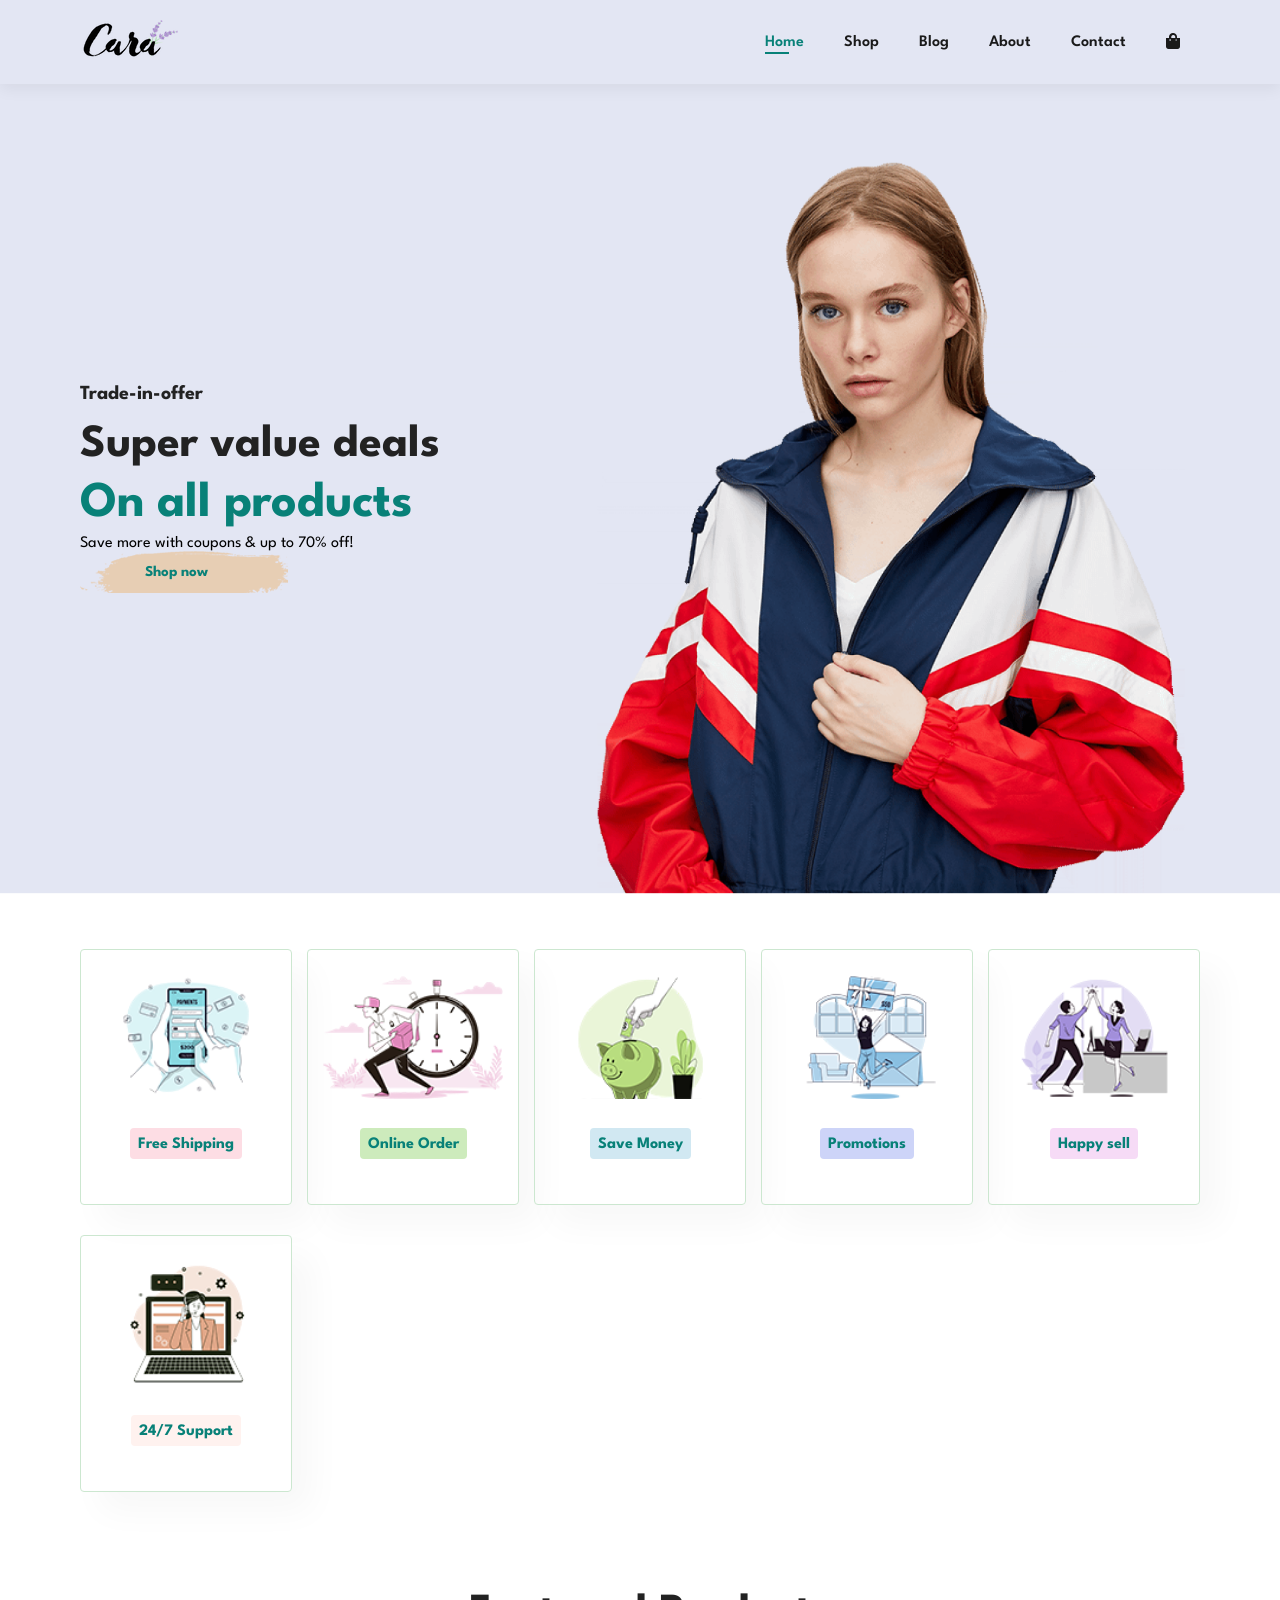
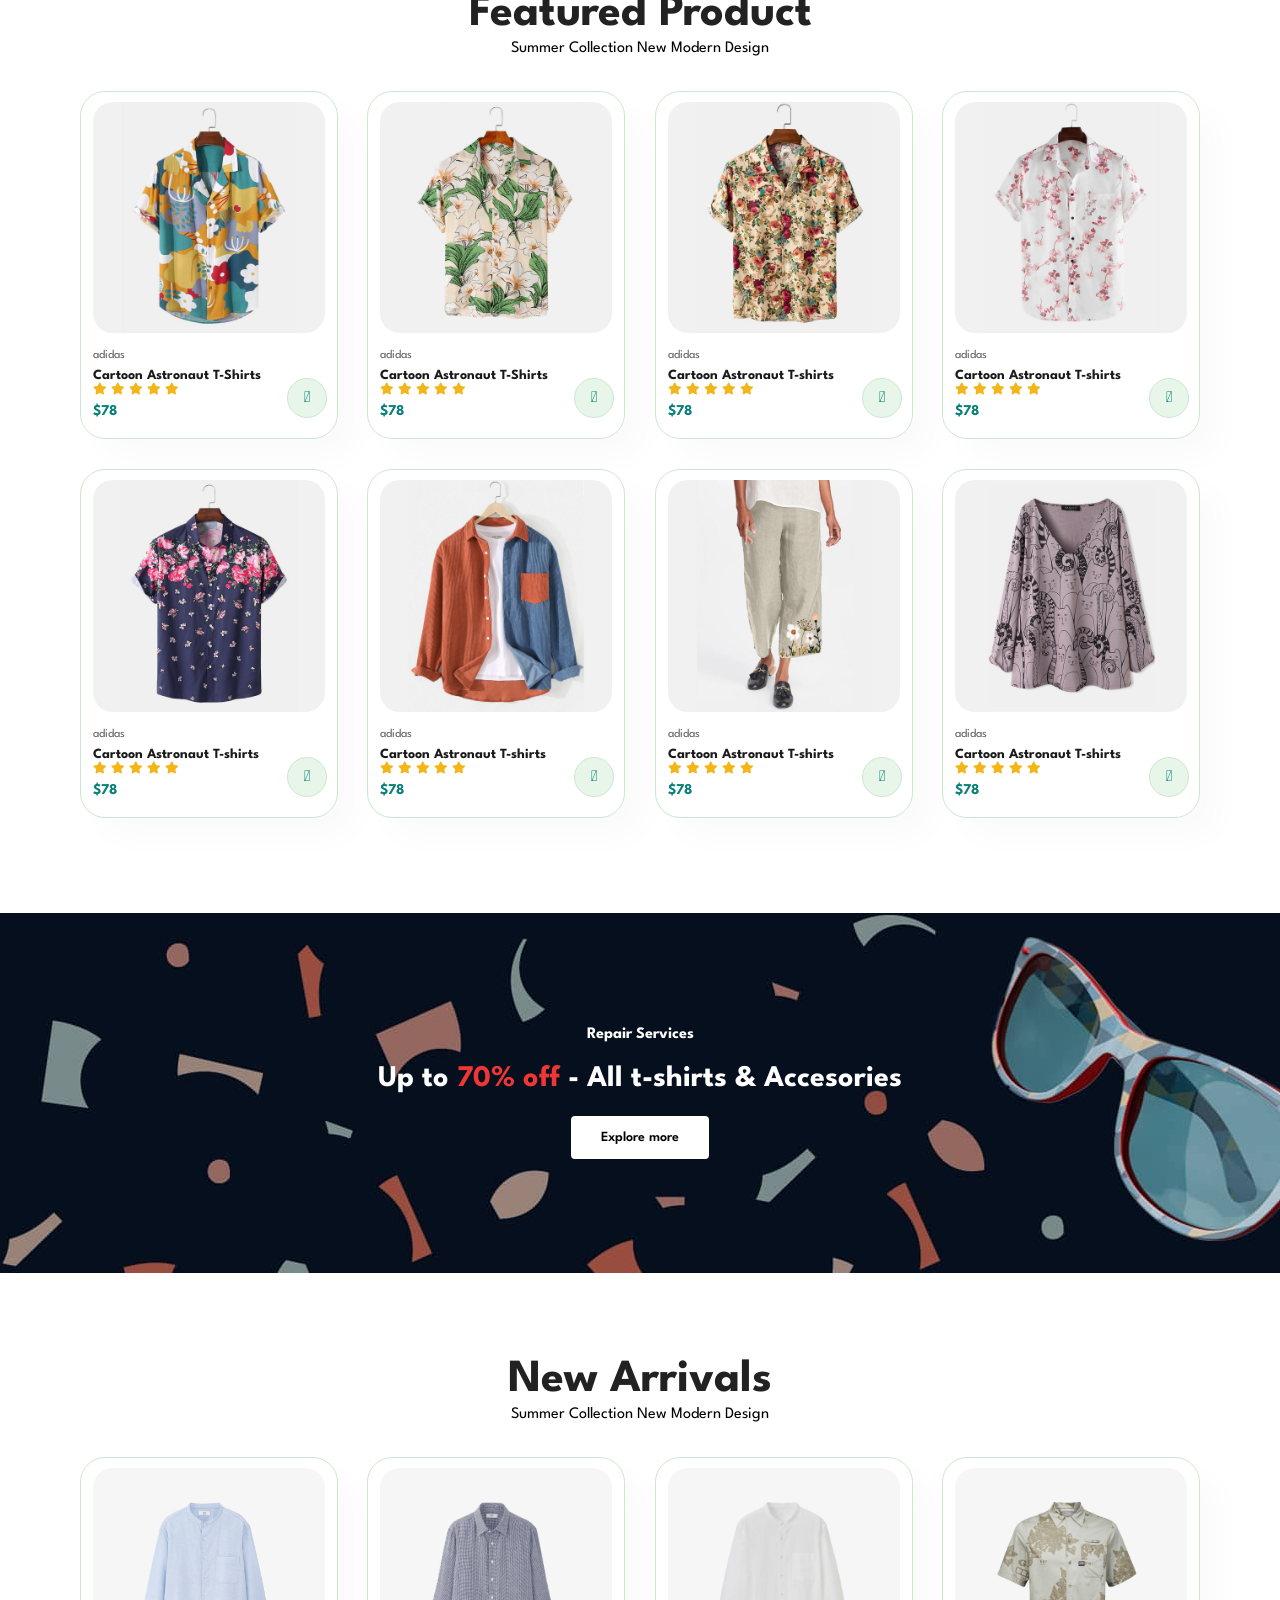
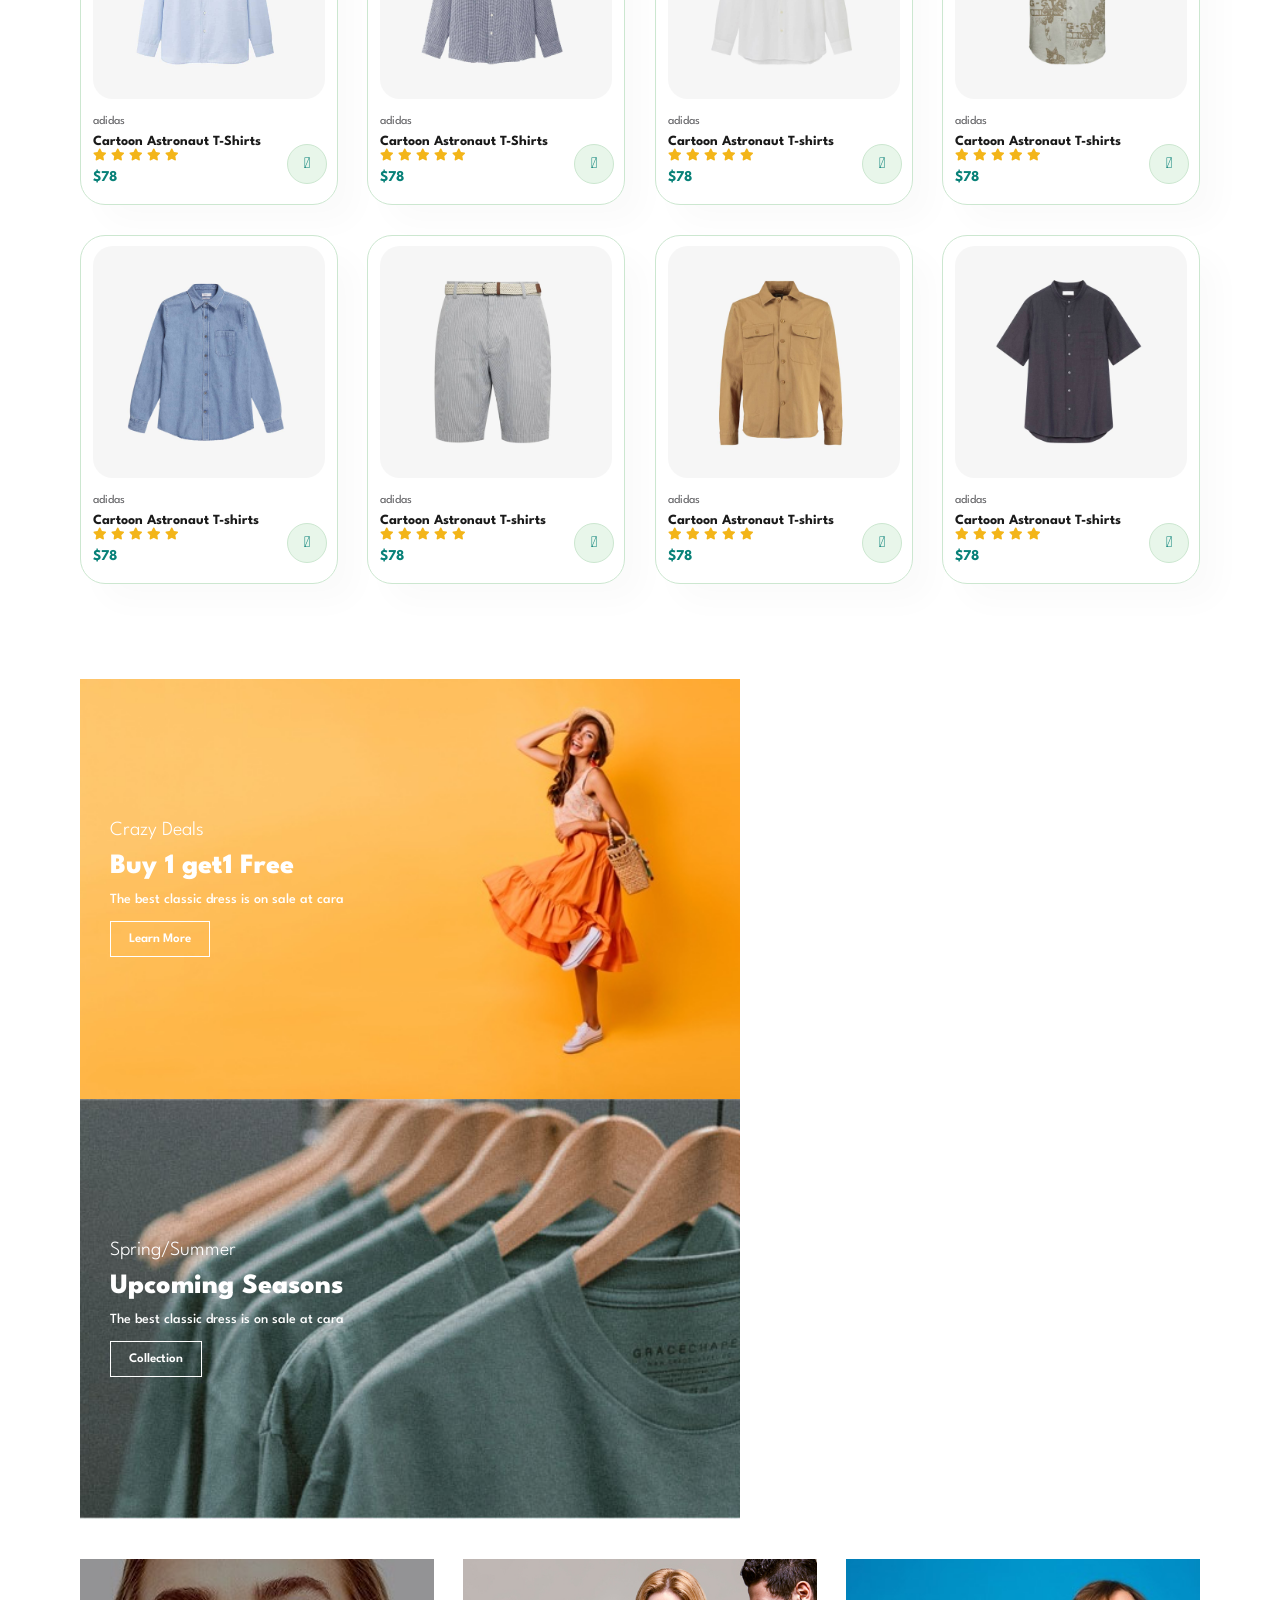
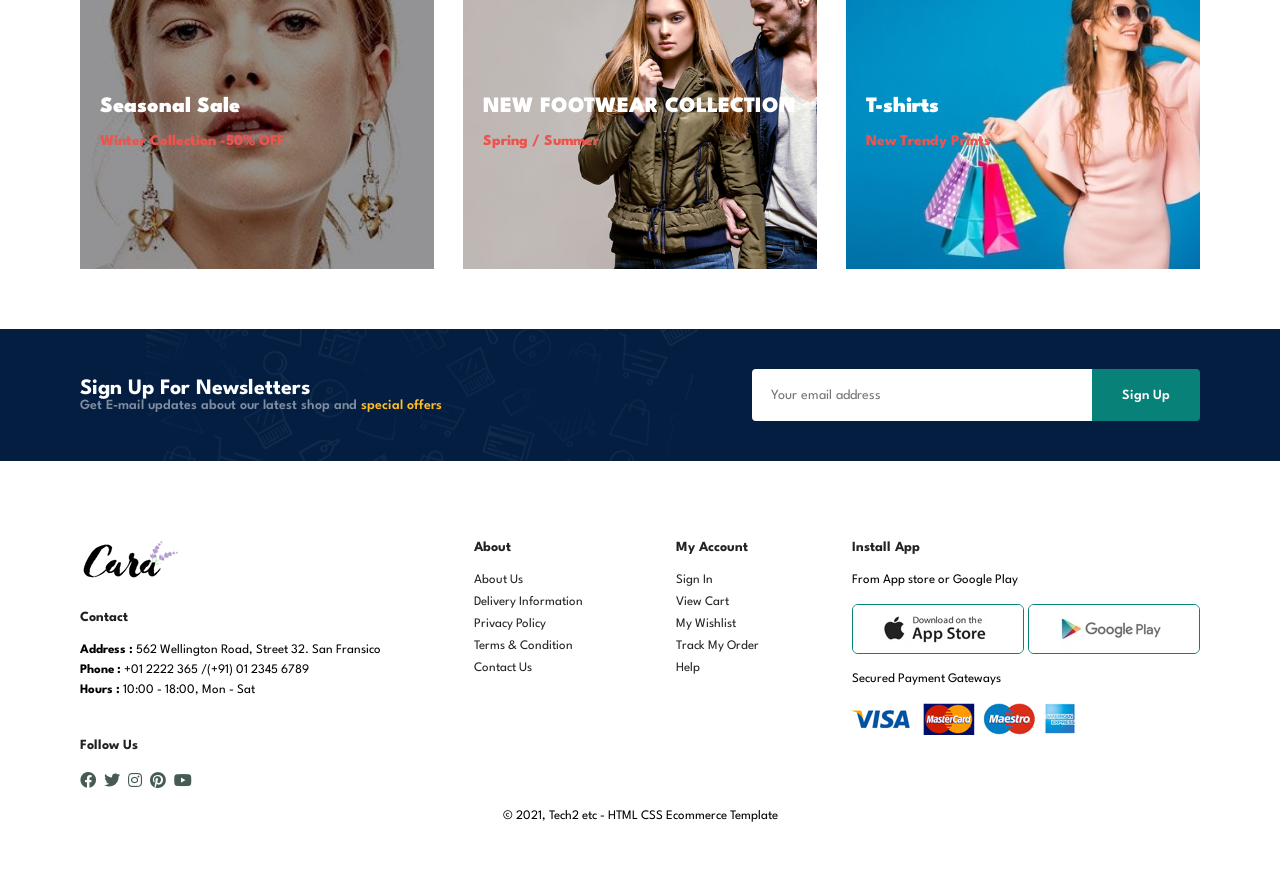
<file: index.html>
<!DOCTYPE html>
<html lang="en">
    <head>
        <meta charset="UTF-8">
        <meta http-equiv="X-UA-Compatible" content="IE=edge">
        <meta name="viewport" content="width=device-width, initial-scale=1.0">
        <title>E-Commerce-Website</title>
        <link rel="stylesheet" href="https://pro.fontawesome.com/releases/v5.10.0/css/all.css"   />
        <link rel="stylesheet" href="style.css">
    </head>
    <body>

        <section id="header">
            <a href="#"><img src="img/logo.png" class="logo" alt=""></a>

            <div>
                <ul id="navbar">
                    <li><a class="active" href="index.html">Home</a></li>
                     <li><a href="shop.html">Shop</a></li>
                      <li><a href="blog.html">Blog</a></li>
                       <li><a href="about.html">About</a></li>
                        <li><a href="contact.html">Contact</a></li>
                         <li id="lg-bag"><a href="cart.html"><i class="fas fa-shopping-bag"></i></a></li>
                         <a href="#" id="close"><i class="far fa-times"></i></a>
                </ul>
            </div>
            <div id="mobile">
                 <a href="cart.html"><i class="fas fa-shopping-bag"></i></a>
                <i id="bar" class="fas fa-outdent"></i>
                </ul>
            </div>
        </section>

        <section id="hero">
            <h4>Trade-in-offer</h4>
            <h2>Super value deals</h2>
            <h1>On all products</h1>
            <p>Save more with coupons & up to 70% off!</p>
            <button>Shop now</button>
        </section>

<section id="feature" class="section-p1">
    <div class="fe-box">
        <img src="img/features/f1.png">
        <h6>Free Shipping</h6>
    </div>
    <div class="fe-box">
        <img src="img/features/f2.png">
        <h6>Online Order</h6>
    </div><div class="fe-box">
        <img src="img/features/f3.png">
        <h6>Save Money</h6>
    </div><div class="fe-box">
        <img src="img/features/f4.png">
        <h6>Promotions</h6>
    </div><div class="fe-box">
        <img src="img/features/f5.png">
        <h6>Happy sell</h6>
    </div>
    </div><div class="fe-box">
        <img src="img/features/f6.png">
        <h6>24/7 Support</h6>
    </div>
</section>

<section id="product1" class="section-p1">
    <h2>Featured Product</h2>
    <p>Summer Collection New Modern Design</p>
    <div class="pro-container">
        <div class="pro">
            <img src="img/products/f1.jpg" alt="">
            <div class="des">
                <span>adidas</span>
                <h5>Cartoon Astronaut T-Shirts</h5>
               <div class="star">
                <i class="fas fa-star"></i>
                <i class="fas fa-star"></i>
                <i class="fas fa-star"></i>
                <i class="fas fa-star"></i>
                <i class="fas fa-star"></i>
               </div> 
               <h4>$78</h4>
                </div>
                <a href="#"><i class="fal fa-shopping-cart cart"></i></a>
        </div>
         <div class="pro">
            <img src="img/products/f2.jpg" alt="">
            <div class="des">
                <span>adidas</span>
                <h5>Cartoon Astronaut T-Shirts</h5>
               <div class="star">
                <i class="fas fa-star"></i>
                <i class="fas fa-star"></i>
                <i class="fas fa-star"></i>
                <i class="fas fa-star"></i>
                <i class="fas fa-star"></i>
               </div> 
               <h4>$78</h4>
                </div>
                <a href="#"><i class="fal fa-shopping-cart cart"></i></a>
        </div> <div class="pro">
            <img src="img/products/f3.jpg" alt="">
            <div class="des">
                <span>adidas</span>
                <h5>Cartoon Astronaut T-shirts</h5>
               <div class="star">
                <i class="fas fa-star"></i>
                <i class="fas fa-star"></i>
                <i class="fas fa-star"></i>
                <i class="fas fa-star"></i>
                <i class="fas fa-star"></i>
               </div> 
               <h4>$78</h4>
                </div>
                <a href="#"><i class="fal fa-shopping-cart cart"></i></a>
        </div>
         <div class="pro">
            <img src="img/products/f4.jpg" alt="">
            <div class="des">
                <span>adidas</span>
                <h5>Cartoon Astronaut T-shirts</h5>
               <div class="star">
                <i class="fas fa-star"></i>
                <i class="fas fa-star"></i>
                <i class="fas fa-star"></i>
                <i class="fas fa-star"></i>
                <i class="fas fa-star"></i>
               </div> 
               <h4>$78</h4>
                </div>
                <a href="#"><i class="fal fa-shopping-cart cart"></i></a>
        </div>
         <div class="pro">
            <img src="img/products/f5.jpg" alt="">
            <div class="des">
                <span>adidas</span>
                <h5>Cartoon Astronaut T-shirts</h5>
               <div class="star">
                <i class="fas fa-star"></i>
                <i class="fas fa-star"></i>
                <i class="fas fa-star"></i>
                <i class="fas fa-star"></i>
                <i class="fas fa-star"></i>
               </div> 
               <h4>$78</h4>
                </div>
                <a href="#"><i class="fal fa-shopping-cart cart"></i></a>
        </div>
         <div class="pro">
            <img src="img/products/f6.jpg" alt="">
            <div class="des">
                <span>adidas</span>
                <h5>Cartoon Astronaut T-shirts</h5>
               <div class="star">
                <i class="fas fa-star"></i>
                <i class="fas fa-star"></i>
                <i class="fas fa-star"></i>
                <i class="fas fa-star"></i>
                <i class="fas fa-star"></i>
               </div> 
               <h4>$78</h4>
                </div>
                <a href="#"><i class="fal fa-shopping-cart cart"></i></a>
        </div>
         <div class="pro">
            <img src="img/products/f7.jpg" alt="">
            <div class="des">
                <span>adidas</span>
                <h5>Cartoon Astronaut T-shirts</h5>
               <div class="star">
                <i class="fas fa-star"></i>
                <i class="fas fa-star"></i>
                <i class="fas fa-star"></i>
                <i class="fas fa-star"></i>
                <i class="fas fa-star"></i>
               </div> 
               <h4>$78</h4>
                </div>
                <a href="#"><i class="fal fa-shopping-cart cart"></i></a>
        </div>
         <div class="pro">
            <img src="img/products/f8.jpg" alt="">
            <div class="des">
                <span>adidas</span>
                <h5>Cartoon Astronaut T-shirts</h5>
               <div class="star">
                <i class="fas fa-star"></i>
                <i class="fas fa-star"></i>
                <i class="fas fa-star"></i>
                <i class="fas fa-star"></i>
                <i class="fas fa-star"></i>
               </div> 
               <h4>$78</h4>
                </div>
                <a href="#"><i class="fal fa-shopping-cart cart"></i></a>
        </div>
        
    </div>

</section>

<section id="banner" class="section-m1">
    <h4>Repair Services</h4>
    <h2>Up to <span>70% off</span>  - All t-shirts & Accesories</h2>
    <button class="normal">Explore more</button>
</section>
 
<section id="product1" class="section-p1">
    <h2>New Arrivals</h2>
    <p>Summer Collection New Modern Design</p>
    <div class="pro-container">
        <div class="pro">
            <img src="img/products/n1.jpg" alt="">
            <div class="des">
                <span>adidas</span>
                <h5>Cartoon Astronaut T-Shirts</h5>
               <div class="star">
                <i class="fas fa-star"></i>
                <i class="fas fa-star"></i>
                <i class="fas fa-star"></i>
                <i class="fas fa-star"></i>
                <i class="fas fa-star"></i>
               </div> 
               <h4>$78</h4>
                </div>
                <a href="#"><i class="fal fa-shopping-cart cart"></i></a>
        </div>
         <div class="pro">
            <img src="img/products/n2.jpg" alt="">
            <div class="des">
                <span>adidas</span>
                <h5>Cartoon Astronaut T-Shirts</h5>
               <div class="star">
                <i class="fas fa-star"></i>
                <i class="fas fa-star"></i>
                <i class="fas fa-star"></i>
                <i class="fas fa-star"></i>
                <i class="fas fa-star"></i>
               </div> 
               <h4>$78</h4>
                </div>
                <a href="#"><i class="fal fa-shopping-cart cart"></i></a>
        </div> <div class="pro">
            <img src="img/products/n3.jpg" alt="">
            <div class="des">
                <span>adidas</span>
                <h5>Cartoon Astronaut T-shirts</h5>
               <div class="star">
                <i class="fas fa-star"></i>
                <i class="fas fa-star"></i>
                <i class="fas fa-star"></i>
                <i class="fas fa-star"></i>
                <i class="fas fa-star"></i>
               </div> 
               <h4>$78</h4>
                </div>
                <a href="#"><i class="fal fa-shopping-cart cart"></i></a>
        </div>
         <div class="pro">
            <img src="img/products/n4.jpg" alt="">
            <div class="des">
                <span>adidas</span>
                <h5>Cartoon Astronaut T-shirts</h5>
               <div class="star">
                <i class="fas fa-star"></i>
                <i class="fas fa-star"></i>
                <i class="fas fa-star"></i>
                <i class="fas fa-star"></i>
                <i class="fas fa-star"></i>
               </div> 
               <h4>$78</h4>
                </div>
                <a href="#"><i class="fal fa-shopping-cart cart"></i></a>
        </div>
         <div class="pro">
            <img src="img/products/n5.jpg" alt="">
            <div class="des">
                <span>adidas</span>
                <h5>Cartoon Astronaut T-shirts</h5>
               <div class="star">
                <i class="fas fa-star"></i>
                <i class="fas fa-star"></i>
                <i class="fas fa-star"></i>
                <i class="fas fa-star"></i>
                <i class="fas fa-star"></i>
               </div> 
               <h4>$78</h4>
                </div>
                <a href="#"><i class="fal fa-shopping-cart cart"></i></a>
        </div>
         <div class="pro">
            <img src="img/products/n6.jpg" alt="">
            <div class="des">
                <span>adidas</span>
                <h5>Cartoon Astronaut T-shirts</h5>
               <div class="star">
                <i class="fas fa-star"></i>
                <i class="fas fa-star"></i>
                <i class="fas fa-star"></i>
                <i class="fas fa-star"></i>
                <i class="fas fa-star"></i>
               </div> 
               <h4>$78</h4>
                </div>
                <a href="#"><i class="fal fa-shopping-cart cart"></i></a>
        </div>
         <div class="pro">
            <img src="img/products/n7.jpg" alt="">
            <div class="des">
                <span>adidas</span>
                <h5>Cartoon Astronaut T-shirts</h5>
               <div class="star">
                <i class="fas fa-star"></i>
                <i class="fas fa-star"></i>
                <i class="fas fa-star"></i>
                <i class="fas fa-star"></i>
                <i class="fas fa-star"></i>
               </div> 
               <h4>$78</h4>
                </div>
                <a href="#"><i class="fal fa-shopping-cart cart"></i></a>
        </div>
         <div class="pro">
            <img src="img/products/n8.jpg" alt="">
            <div class="des">
                <span>adidas</span>
                <h5>Cartoon Astronaut T-shirts</h5>
               <div class="star">
                <i class="fas fa-star"></i>
                <i class="fas fa-star"></i>
                <i class="fas fa-star"></i>
                <i class="fas fa-star"></i>
                <i class="fas fa-star"></i>
               </div> 
               <h4>$78</h4>
                </div>
                <a href="#"><i class="fal fa-shopping-cart cart"></i></a>
        </div>
        
    </div>

</section>

<section id="sm-banner" class="section-p1">
    <div class="banner-box">
        <h4>Crazy Deals</h4>
        <h2>Buy 1 get1 Free</h2>
        <span>The best classic dress is on sale at cara</span>
        <button class="white">Learn More</button>
    </div>
    <div class="banner-box banner-box2">
        <h4>Spring/Summer</h4>
        <h2>Upcoming Seasons</h2>
        <span>The best classic dress is on sale at cara</span>
        <button class="white">Collection</button>
    </div>
</section>

<section id="banner3">
     <div class="banner-box">
        <h2>Seasonal Sale</h2>
        <h3>Winter Collection -50% OFF</h3>
    </div>
     <div class="banner-box banner-box2">
        <h2>NEW FOOTWEAR COLLECTION</h2>
        <h3>Spring / Summer</h3>
    </div>
     <div class="banner-box banner-box3">
        <h2>T-shirts</h2>
        <h3>New Trendy Prints</h3>
    </div>

</section>

<section id="newsletter" class="section-p1 section-m1">
    <div class="newstext">
        <h4>Sign Up For Newsletters</h4>
        <p>Get E-mail updates about our latest shop and <span> special offers</span></p>
    </div>
    <div class="form">
        <input type="text" placeholder="Your email address">
        <button class="normal">Sign Up</button>
    </div>
</section>

<footer class="section-p1">
    <div class="col">
        <img class="logo" src="img/logo.png" alt="">
        <h4>Contact</h4>
        <p><strong>Address : </strong> 562 Wellington Road, Street 32. San Fransico</p>
        <P><strong>Phone : </strong> +01 2222 365 /(+91) 01 2345 6789</P>
        <p><strong>Hours : </strong> 10:00 - 18:00, Mon - Sat</p><br>
         <div class="follow">
            <h4>Follow Us</h4>
            <div class="icon">
                <i class="fab fa-facebook"></i>
                <i class="fab fa-twitter"></i>
                 <i class="fab fa-instagram"></i>
                  <i class="fab fa-pinterest"></i>
                   <i class="fab fa-youtube"></i>
            </div>
         </div>
    </div>

    <div class="col">
        <h4>About</h4>
        <a href="about.html">About Us</a>
        <a href="#">Delivery Information</a>
        <a href="#">Privacy Policy</a>
        <a href="#">Terms & Condition</a> 
        <a href="contact.html">Contact Us</a>
    </div>

     <div class="col">
        <h4>My Account</h4>
        <a href="#">Sign In</a>
        <a href="cart.html">View Cart</a>
        <a href="#">My Wishlist</a>
        <a href="#">Track My Order</a> 
        <a href="#">Help</a>
    </div>

    <div class="col install">
        <h4>Install App</h4>
        <p>From App store or Google Play</p>
        <div class="row">
            <img src="img/pay/app.jpg" alt="">
            <img src="img/pay/play.jpg" alt="">
        </div>
        <p> Secured Payment Gateways </p>
        <img src="img/pay/pay.png" alt="">
    </div>

    <div class="copyright">
        <p>© 2021, Tech2 etc - HTML CSS Ecommerce Template</p>
    </div>
</footer>

        <script src="script.js"></script>

    </body>
</html>
</file>
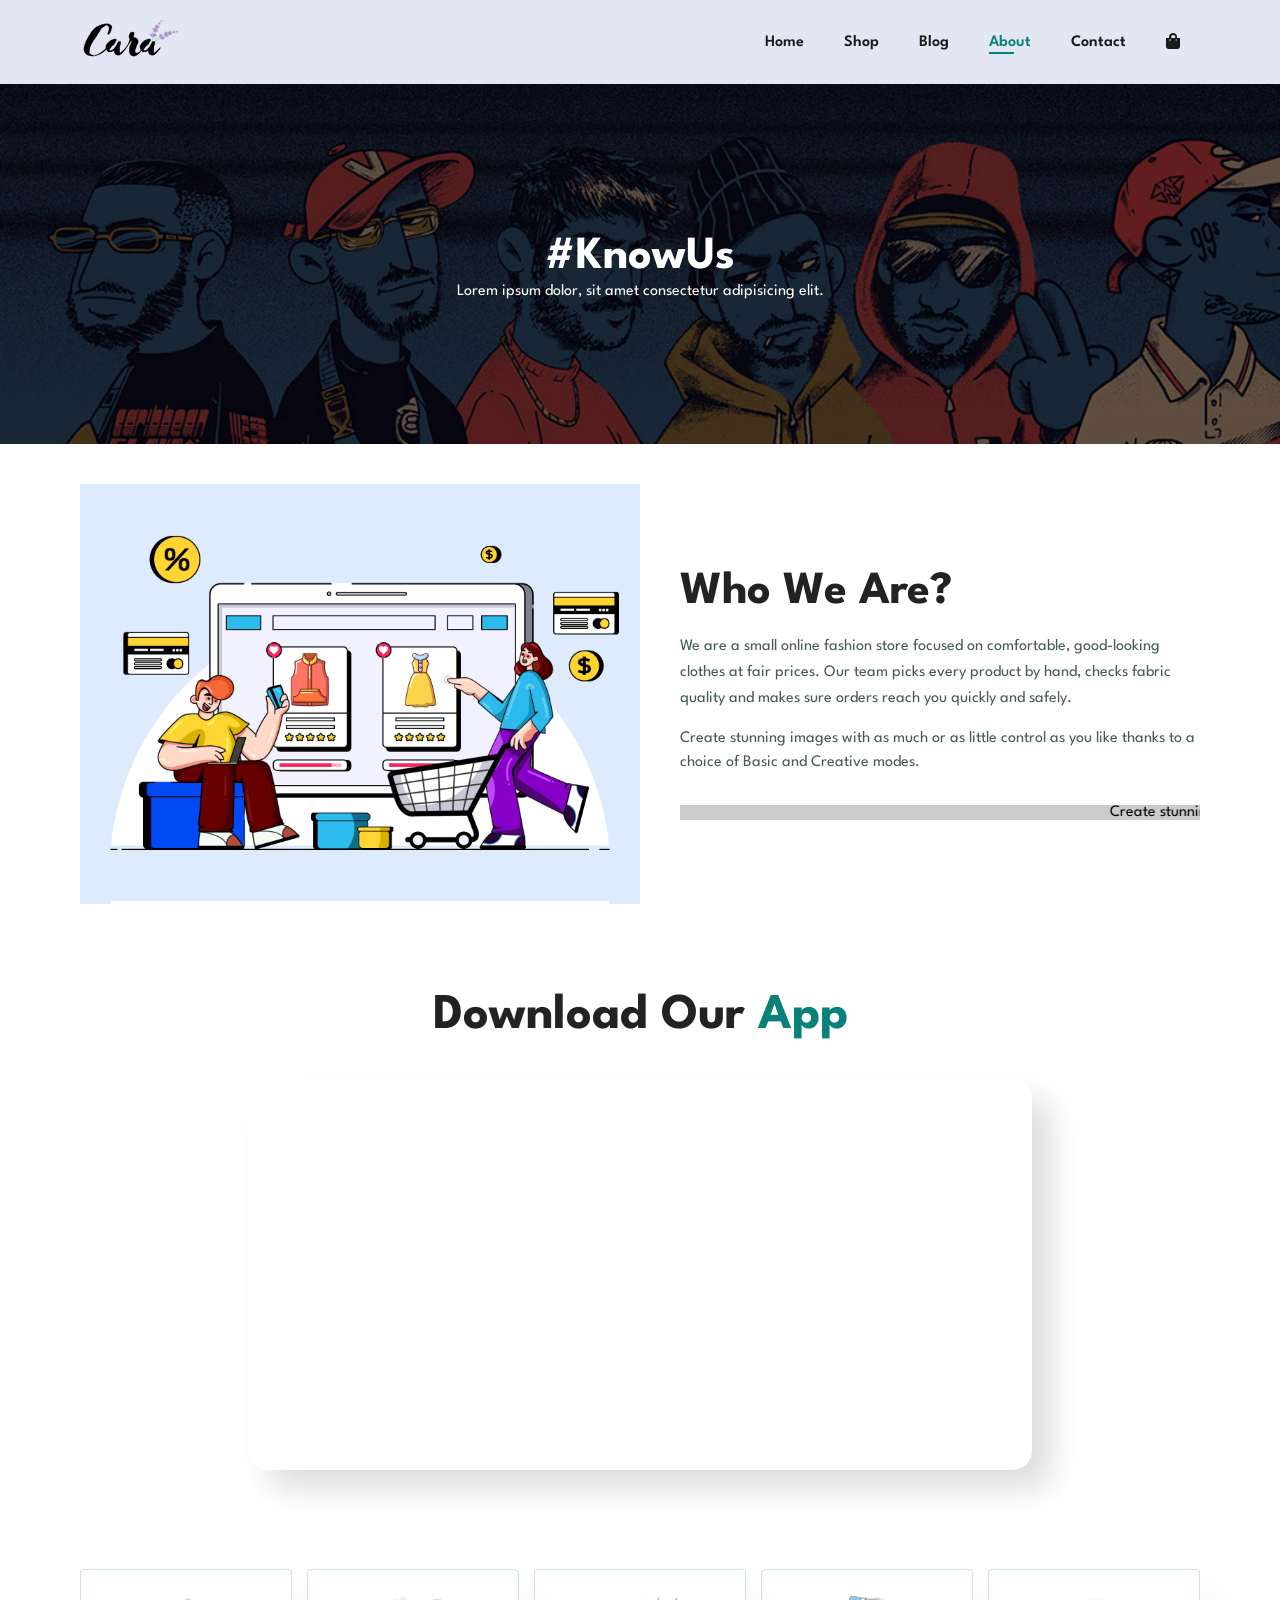
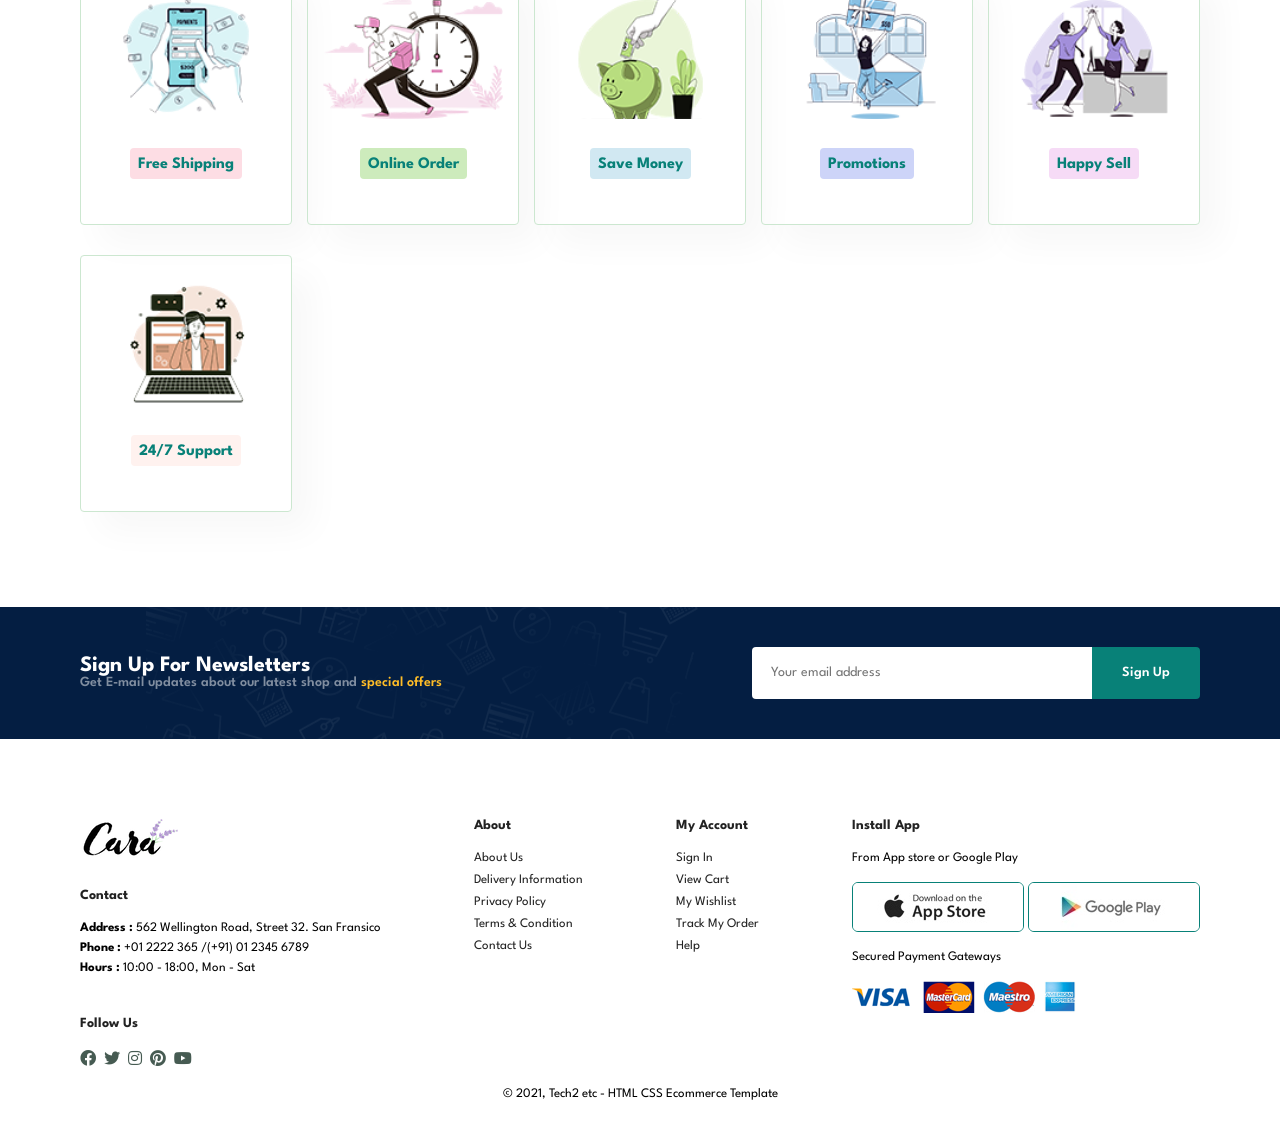
<file: about.html>
<!DOCTYPE html>
<html lang="en">
    <head>
        <meta charset="UTF-8">
        <meta http-equiv="X-UA-Compatible" content="IE=edge">
        <meta name="viewport" content="width=device-width, initial-scale=1.0">
        <title>About | E-Commerce-Website</title>
        <link rel="stylesheet" href="https://pro.fontawesome.com/releases/v5.10.0/css/all.css"   />
        <link rel="stylesheet" href="style.css">
    </head>
    <body>

        <section id="header">
            <a href="#"><img src="img/logo.png" class="logo" alt=""></a>

            <div>
                <ul id="navbar">
                    <li><a  href="index.html">Home</a></li>
                     <li><a href="shop.html">Shop</a></li>
                      <li><a href="blog.html">Blog</a></li>
                       <li><a class="active" href="about.html">About</a></li>
                        <li><a href="contact.html">Contact</a></li>
                         <li id="lg-bag"><a href="cart.html"><i class="fas fa-shopping-bag"></i></a></li>
                         <a href="#" id="close"><i class="far fa-times"></i></a>
                </ul>
            </div>
            <div id="mobile">
                 <a href="cart.html"><i class="fas fa-shopping-bag"></i></a>
                <i id="bar" class="fas fa-outdent"></i>
                </ul>
            </div>
        </section>
<section id="page-header" class="about-header">
    <h2>#KnowUs</h2>
    <p>Lorem ipsum dolor, sit amet consectetur adipisicing elit.</p>
</section>

<section id="about-head" class="section-p1">
    <img src="img/about/a6.jpg" alt="About us">
    <div>
        <h2>Who We Are?</h2>
        <p>We are a small online fashion store focused on comfortable, good-looking clothes at fair prices. Our team picks every product by hand, checks fabric quality and makes sure orders reach you quickly and safely.</p>
        <abbr title="">Create stunning images with as much or as little control as you like thanks to a choice of Basic and Creative modes.</abbr>
        <br><br>
        <marquee bgcolor="#ccc" loop="-1" scrollamount="5" width="100%">Create stunning images with as much or as little control as you like thanks to a choice of Basic and Creative modes.</marquee>
    </div>
</section>

<section id="about-app" class="section-p1">
    <h1>Download Our <a href="#">App</a></h1>
    <div class="video">
        <video autoplay muted loop src="img/about/1.mp4"></video>
    </div>
</section>

<section id="feature" class="section-p1">
    <div class="fe-box"><img src="img/features/f1.png" alt=""><h6>Free Shipping</h6></div>
    <div class="fe-box"><img src="img/features/f2.png" alt=""><h6>Online Order</h6></div>
    <div class="fe-box"><img src="img/features/f3.png" alt=""><h6>Save Money</h6></div>
    <div class="fe-box"><img src="img/features/f4.png" alt=""><h6>Promotions</h6></div>
    <div class="fe-box"><img src="img/features/f5.png" alt=""><h6>Happy Sell</h6></div>
    <div class="fe-box"><img src="img/features/f6.png" alt=""><h6>24/7 Support</h6></div>
</section>

<section id="newsletter" class="section-p1 section-m1">
    <div class="newstext">
        <h4>Sign Up For Newsletters</h4>
        <p>Get E-mail updates about our latest shop and <span> special offers</span></p>
    </div>
    <div class="form">
        <input type="text" placeholder="Your email address">
        <button class="normal">Sign Up</button>
    </div>
</section>

<footer class="section-p1">
    <div class="col">
        <img class="logo" src="img/logo.png" alt="">
        <h4>Contact</h4>
        <p><strong>Address : </strong> 562 Wellington Road, Street 32. San Fransico</p>
        <P><strong>Phone : </strong> +01 2222 365 /(+91) 01 2345 6789</P>
        <p><strong>Hours : </strong> 10:00 - 18:00, Mon - Sat</p><br>
         <div class="follow">
            <h4>Follow Us</h4>
            <div class="icon">
                <i class="fab fa-facebook"></i>
                <i class="fab fa-twitter"></i>
                 <i class="fab fa-instagram"></i>
                  <i class="fab fa-pinterest"></i>
                   <i class="fab fa-youtube"></i>
            </div>
         </div>
    </div>

    <div class="col">
        <h4>About</h4>
        <a href="about.html">About Us</a>
        <a href="#">Delivery Information</a>
        <a href="#">Privacy Policy</a>
        <a href="#">Terms & Condition</a> 
        <a href="contact.html">Contact Us</a>
    </div>

     <div class="col">
        <h4>My Account</h4>
        <a href="#">Sign In</a>
        <a href="cart.html">View Cart</a>
        <a href="#">My Wishlist</a>
        <a href="#">Track My Order</a> 
        <a href="#">Help</a>
    </div>

    <div class="col install">
        <h4>Install App</h4>
        <p>From App store or Google Play</p>
        <div class="row">
            <img src="img/pay/app.jpg" alt="">
            <img src="img/pay/play.jpg" alt="">
        </div>
        <p> Secured Payment Gateways </p>
        <img src="img/pay/pay.png" alt="">
    </div>

    <div class="copyright">
        <p>© 2021, Tech2 etc - HTML CSS Ecommerce Template</p>
    </div>
</footer>

        <script src="script.js"></script>

    </body>
</html>
</file>
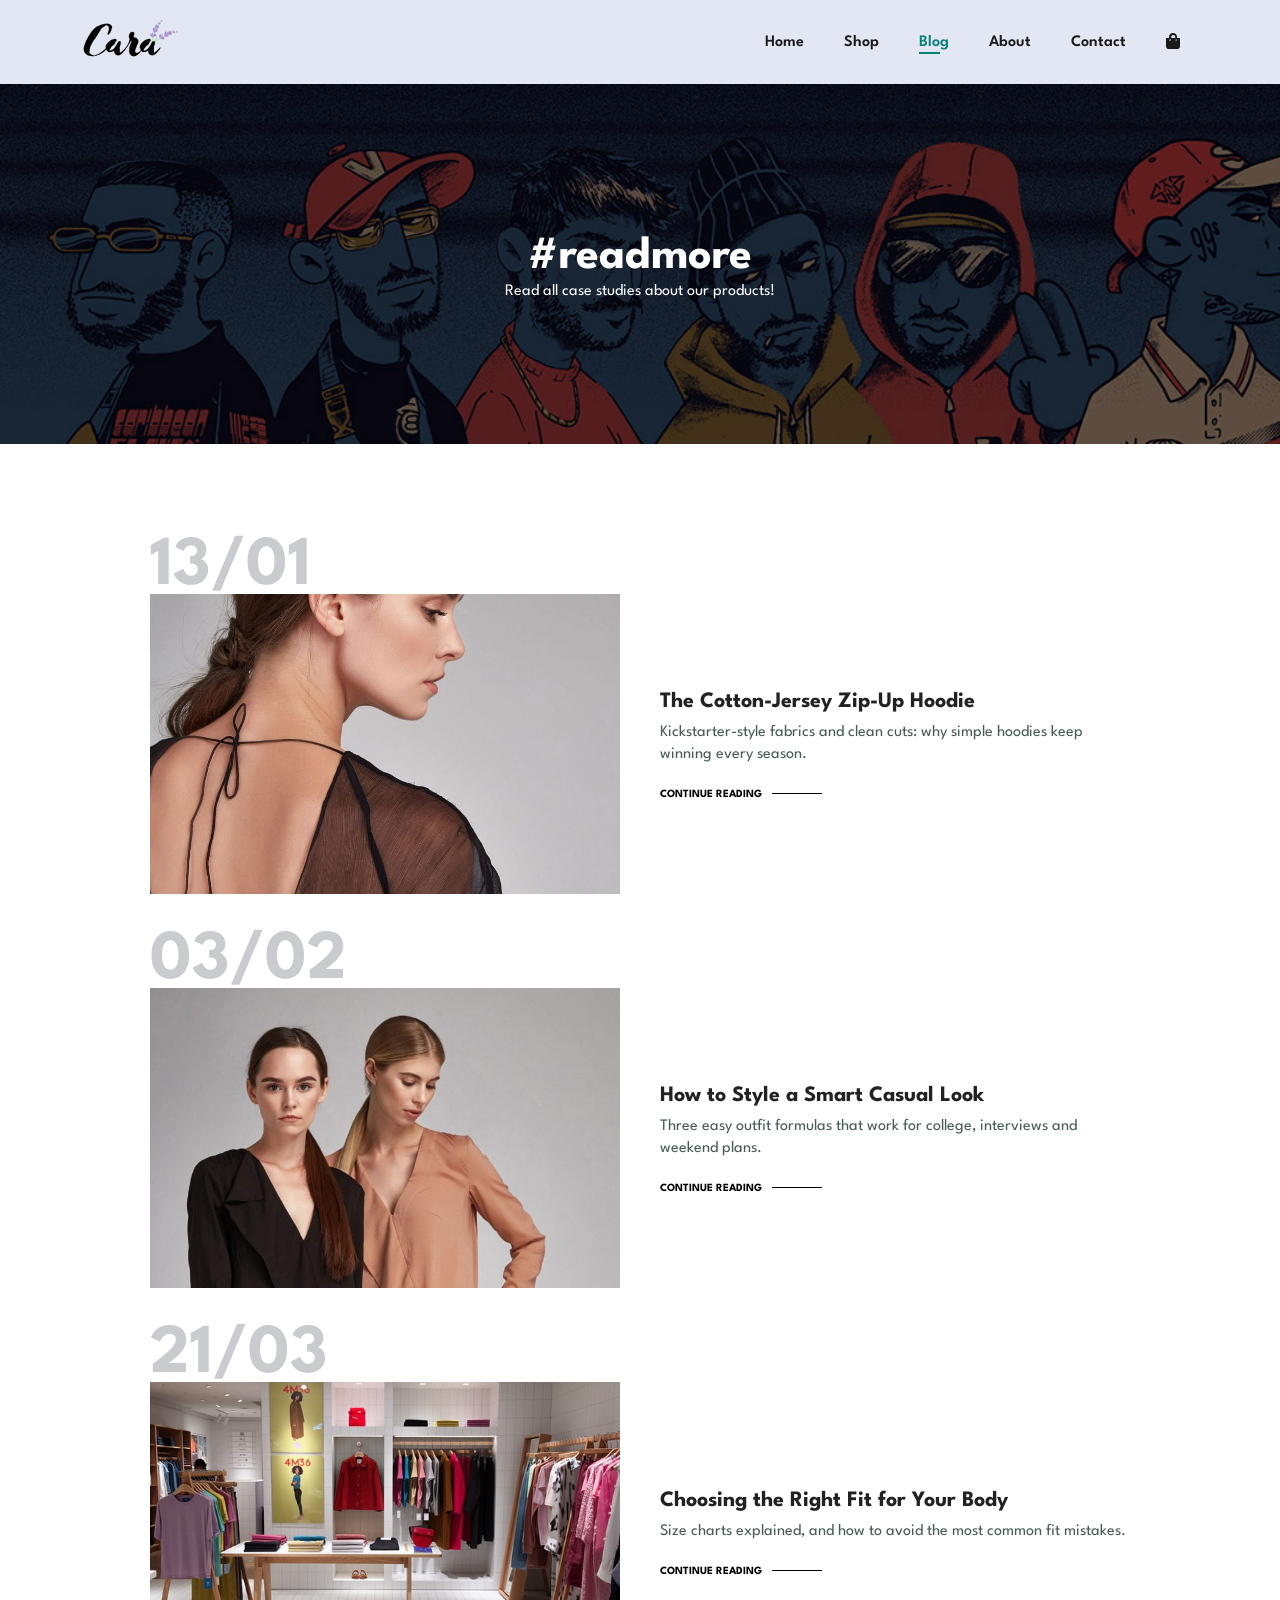
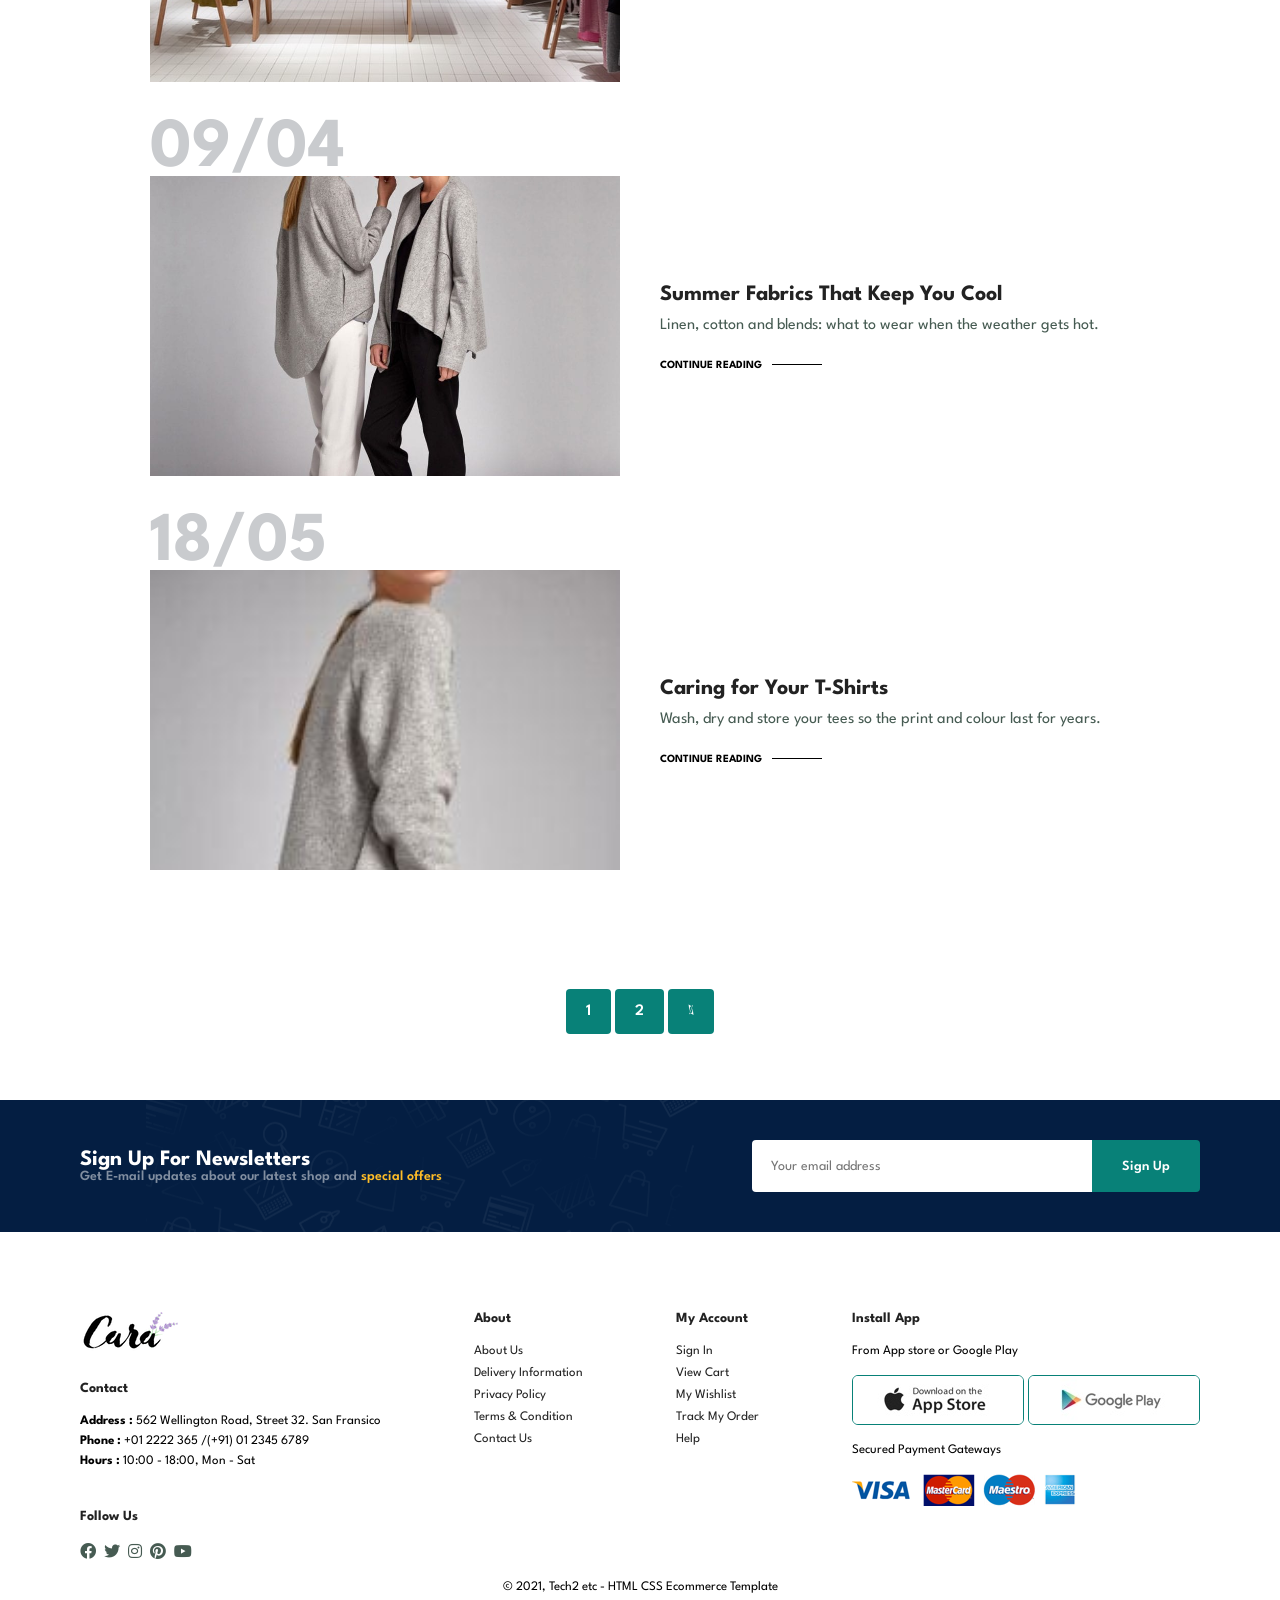
<file: blog.html>
<!DOCTYPE html>
<html lang="en">
    <head>
        <meta charset="UTF-8">
        <meta http-equiv="X-UA-Compatible" content="IE=edge">
        <meta name="viewport" content="width=device-width, initial-scale=1.0">
        <title>Blog | E-Commerce-Website</title>
        <link rel="stylesheet" href="https://pro.fontawesome.com/releases/v5.10.0/css/all.css"   />
        <link rel="stylesheet" href="style.css">
    </head>
    <body>

        <section id="header">
            <a href="#"><img src="img/logo.png" class="logo" alt=""></a>

            <div>
                <ul id="navbar">
                    <li><a  href="index.html">Home</a></li>
                     <li><a href="shop.html">Shop</a></li>
                      <li><a class="active" href="blog.html">Blog</a></li>
                       <li><a href="about.html">About</a></li>
                        <li><a href="contact.html">Contact</a></li>
                         <li id="lg-bag"><a href="cart.html"><i class="fas fa-shopping-bag"></i></a></li>
                         <a href="#" id="close"><i class="far fa-times"></i></a>
                </ul>
            </div>
            <div id="mobile">
                 <a href="cart.html"><i class="fas fa-shopping-bag"></i></a>
                <i id="bar" class="fas fa-outdent"></i>
                </ul>
            </div>
        </section>
<section id="page-header" class="blog-header">
    <h2>#readmore</h2>
    <p>Read all case studies about our products!</p>
</section>

<section id="blog">
    <div class="blog-box">
        <div class="blog-img"><img src="img/blog/b1.jpg" alt="The Cotton-Jersey Zip-Up Hoodie"></div>
        <div class="blog-details">
            <h4>The Cotton-Jersey Zip-Up Hoodie</h4>
            <p>Kickstarter-style fabrics and clean cuts: why simple hoodies keep winning every season.</p>
            <a href="#">CONTINUE READING</a>
        </div>
        <h1>13/01</h1>
    </div>
    <div class="blog-box">
        <div class="blog-img"><img src="img/blog/b2.jpg" alt="How to Style a Smart Casual Look"></div>
        <div class="blog-details">
            <h4>How to Style a Smart Casual Look</h4>
            <p>Three easy outfit formulas that work for college, interviews and weekend plans.</p>
            <a href="#">CONTINUE READING</a>
        </div>
        <h1>03/02</h1>
    </div>
    <div class="blog-box">
        <div class="blog-img"><img src="img/blog/b3.jpg" alt="Choosing the Right Fit for Your Body"></div>
        <div class="blog-details">
            <h4>Choosing the Right Fit for Your Body</h4>
            <p>Size charts explained, and how to avoid the most common fit mistakes.</p>
            <a href="#">CONTINUE READING</a>
        </div>
        <h1>21/03</h1>
    </div>
    <div class="blog-box">
        <div class="blog-img"><img src="img/blog/b4.jpg" alt="Summer Fabrics That Keep You Cool"></div>
        <div class="blog-details">
            <h4>Summer Fabrics That Keep You Cool</h4>
            <p>Linen, cotton and blends: what to wear when the weather gets hot.</p>
            <a href="#">CONTINUE READING</a>
        </div>
        <h1>09/04</h1>
    </div>
    <div class="blog-box">
        <div class="blog-img"><img src="img/blog/b5.jpg" alt="Caring for Your T-Shirts"></div>
        <div class="blog-details">
            <h4>Caring for Your T-Shirts</h4>
            <p>Wash, dry and store your tees so the print and colour last for years.</p>
            <a href="#">CONTINUE READING</a>
        </div>
        <h1>18/05</h1>
    </div>
</section>

<section id="pagination" class="section-p1">
    <a href="#">1</a>
    <a href="#">2</a>
    <a href="#"><i class="fal fa-long-arrow-alt-right"></i></a>
</section>

<section id="newsletter" class="section-p1 section-m1">
    <div class="newstext">
        <h4>Sign Up For Newsletters</h4>
        <p>Get E-mail updates about our latest shop and <span> special offers</span></p>
    </div>
    <div class="form">
        <input type="text" placeholder="Your email address">
        <button class="normal">Sign Up</button>
    </div>
</section>

<footer class="section-p1">
    <div class="col">
        <img class="logo" src="img/logo.png" alt="">
        <h4>Contact</h4>
        <p><strong>Address : </strong> 562 Wellington Road, Street 32. San Fransico</p>
        <P><strong>Phone : </strong> +01 2222 365 /(+91) 01 2345 6789</P>
        <p><strong>Hours : </strong> 10:00 - 18:00, Mon - Sat</p><br>
         <div class="follow">
            <h4>Follow Us</h4>
            <div class="icon">
                <i class="fab fa-facebook"></i>
                <i class="fab fa-twitter"></i>
                 <i class="fab fa-instagram"></i>
                  <i class="fab fa-pinterest"></i>
                   <i class="fab fa-youtube"></i>
            </div>
         </div>
    </div>

    <div class="col">
        <h4>About</h4>
        <a href="about.html">About Us</a>
        <a href="#">Delivery Information</a>
        <a href="#">Privacy Policy</a>
        <a href="#">Terms & Condition</a> 
        <a href="contact.html">Contact Us</a>
    </div>

     <div class="col">
        <h4>My Account</h4>
        <a href="#">Sign In</a>
        <a href="cart.html">View Cart</a>
        <a href="#">My Wishlist</a>
        <a href="#">Track My Order</a> 
        <a href="#">Help</a>
    </div>

    <div class="col install">
        <h4>Install App</h4>
        <p>From App store or Google Play</p>
        <div class="row">
            <img src="img/pay/app.jpg" alt="">
            <img src="img/pay/play.jpg" alt="">
        </div>
        <p> Secured Payment Gateways </p>
        <img src="img/pay/pay.png" alt="">
    </div>

    <div class="copyright">
        <p>© 2021, Tech2 etc - HTML CSS Ecommerce Template</p>
    </div>
</footer>

        <script src="script.js"></script>

    </body>
</html>
</file>
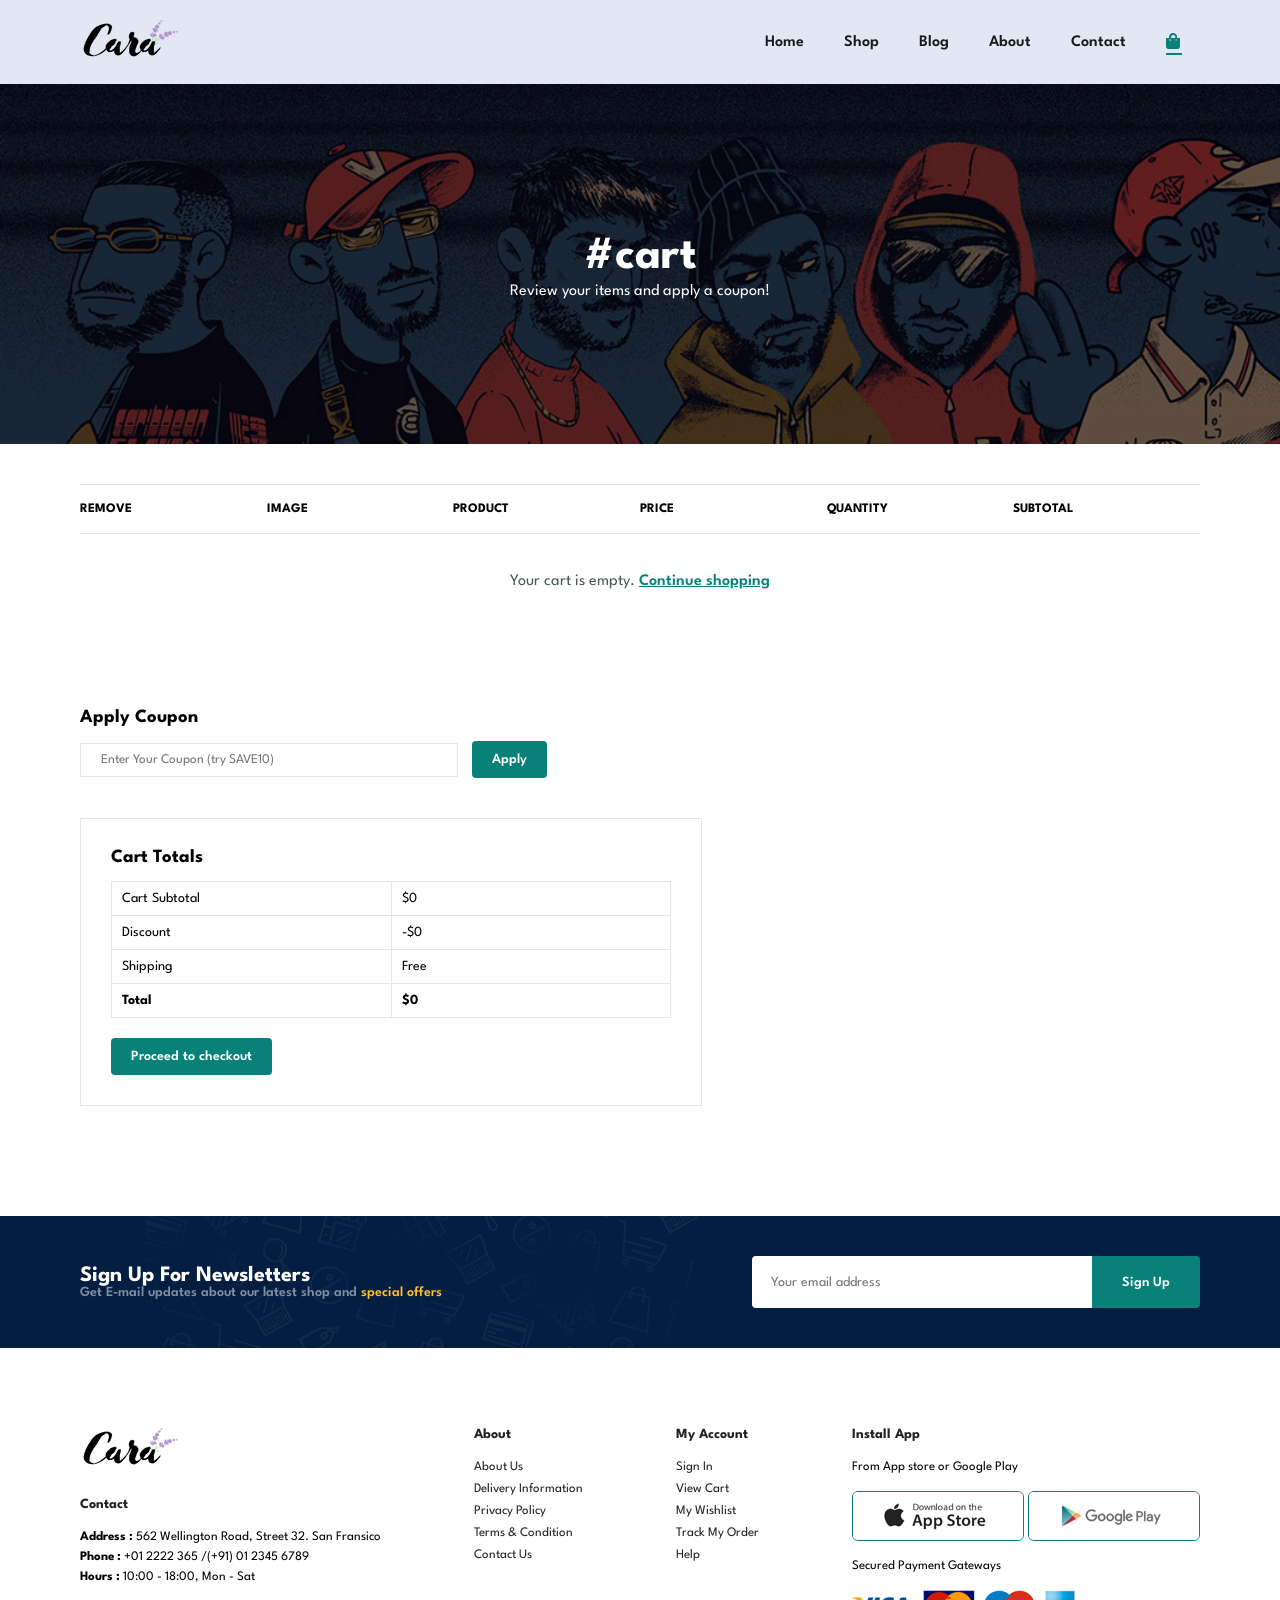
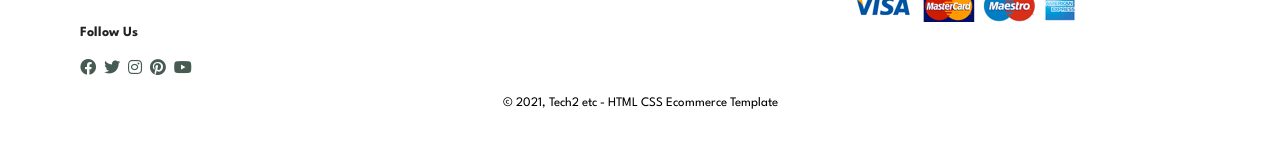
<file: cart.html>
<!DOCTYPE html>
<html lang="en">
    <head>
        <meta charset="UTF-8">
        <meta http-equiv="X-UA-Compatible" content="IE=edge">
        <meta name="viewport" content="width=device-width, initial-scale=1.0">
        <title>Cart | E-Commerce-Website</title>
        <link rel="stylesheet" href="https://pro.fontawesome.com/releases/v5.10.0/css/all.css"   />
        <link rel="stylesheet" href="style.css">
    </head>
    <body>

        <section id="header">
            <a href="#"><img src="img/logo.png" class="logo" alt=""></a>

            <div>
                <ul id="navbar">
                    <li><a  href="index.html">Home</a></li>
                     <li><a href="shop.html">Shop</a></li>
                      <li><a href="blog.html">Blog</a></li>
                       <li><a href="about.html">About</a></li>
                        <li><a href="contact.html">Contact</a></li>
                         <li id="lg-bag"><a class="active" href="cart.html"><i class="fas fa-shopping-bag"></i></a></li>
                         <a href="#" id="close"><i class="far fa-times"></i></a>
                </ul>
            </div>
            <div id="mobile">
                 <a href="cart.html"><i class="fas fa-shopping-bag"></i></a>
                <i id="bar" class="fas fa-outdent"></i>
                </ul>
            </div>
        </section>
<section id="page-header" class="about-header">
    <h2>#cart</h2>
    <p>Review your items and apply a coupon!</p>
</section>

<section id="cart" class="section-p1">
    <table width="100%">
        <thead>
            <tr>
                <td>Remove</td>
                <td>Image</td>
                <td>Product</td>
                <td>Price</td>
                <td>Quantity</td>
                <td>Subtotal</td>
            </tr>
        </thead>
        <tbody id="cart-body"></tbody>
    </table>
    <p id="cart-empty" class="cart-empty">Your cart is empty. <a href="shop.html">Continue shopping</a></p>
</section>

<section id="cart-add" class="section-p1">
    <div id="coupon">
        <h3>Apply Coupon</h3>
        <div>
            <input type="text" id="coupon-input" placeholder="Enter Your Coupon (try SAVE10)">
            <button class="normal" id="coupon-btn">Apply</button>
        </div>
        <p id="coupon-msg"></p>
    </div>

    <div id="subtotal">
        <h3>Cart Totals</h3>
        <table>
            <tr><td>Cart Subtotal</td><td id="t-sub">$0</td></tr>
            <tr><td>Discount</td><td id="t-disc">$0</td></tr>
            <tr><td>Shipping</td><td>Free</td></tr>
            <tr><td><strong>Total</strong></td><td><strong id="t-total">$0</strong></td></tr>
        </table>
        <button class="normal" id="checkout-btn">Proceed to checkout</button>
    </div>
</section>

<section id="newsletter" class="section-p1 section-m1">
    <div class="newstext">
        <h4>Sign Up For Newsletters</h4>
        <p>Get E-mail updates about our latest shop and <span> special offers</span></p>
    </div>
    <div class="form">
        <input type="text" placeholder="Your email address">
        <button class="normal">Sign Up</button>
    </div>
</section>

<footer class="section-p1">
    <div class="col">
        <img class="logo" src="img/logo.png" alt="">
        <h4>Contact</h4>
        <p><strong>Address : </strong> 562 Wellington Road, Street 32. San Fransico</p>
        <P><strong>Phone : </strong> +01 2222 365 /(+91) 01 2345 6789</P>
        <p><strong>Hours : </strong> 10:00 - 18:00, Mon - Sat</p><br>
         <div class="follow">
            <h4>Follow Us</h4>
            <div class="icon">
                <i class="fab fa-facebook"></i>
                <i class="fab fa-twitter"></i>
                 <i class="fab fa-instagram"></i>
                  <i class="fab fa-pinterest"></i>
                   <i class="fab fa-youtube"></i>
            </div>
         </div>
    </div>

    <div class="col">
        <h4>About</h4>
        <a href="about.html">About Us</a>
        <a href="#">Delivery Information</a>
        <a href="#">Privacy Policy</a>
        <a href="#">Terms & Condition</a> 
        <a href="contact.html">Contact Us</a>
    </div>

     <div class="col">
        <h4>My Account</h4>
        <a href="#">Sign In</a>
        <a href="cart.html">View Cart</a>
        <a href="#">My Wishlist</a>
        <a href="#">Track My Order</a> 
        <a href="#">Help</a>
    </div>

    <div class="col install">
        <h4>Install App</h4>
        <p>From App store or Google Play</p>
        <div class="row">
            <img src="img/pay/app.jpg" alt="">
            <img src="img/pay/play.jpg" alt="">
        </div>
        <p> Secured Payment Gateways </p>
        <img src="img/pay/pay.png" alt="">
    </div>

    <div class="copyright">
        <p>© 2021, Tech2 etc - HTML CSS Ecommerce Template</p>
    </div>
</footer>

        <script src="script.js"></script>

    </body>
</html>
</file>
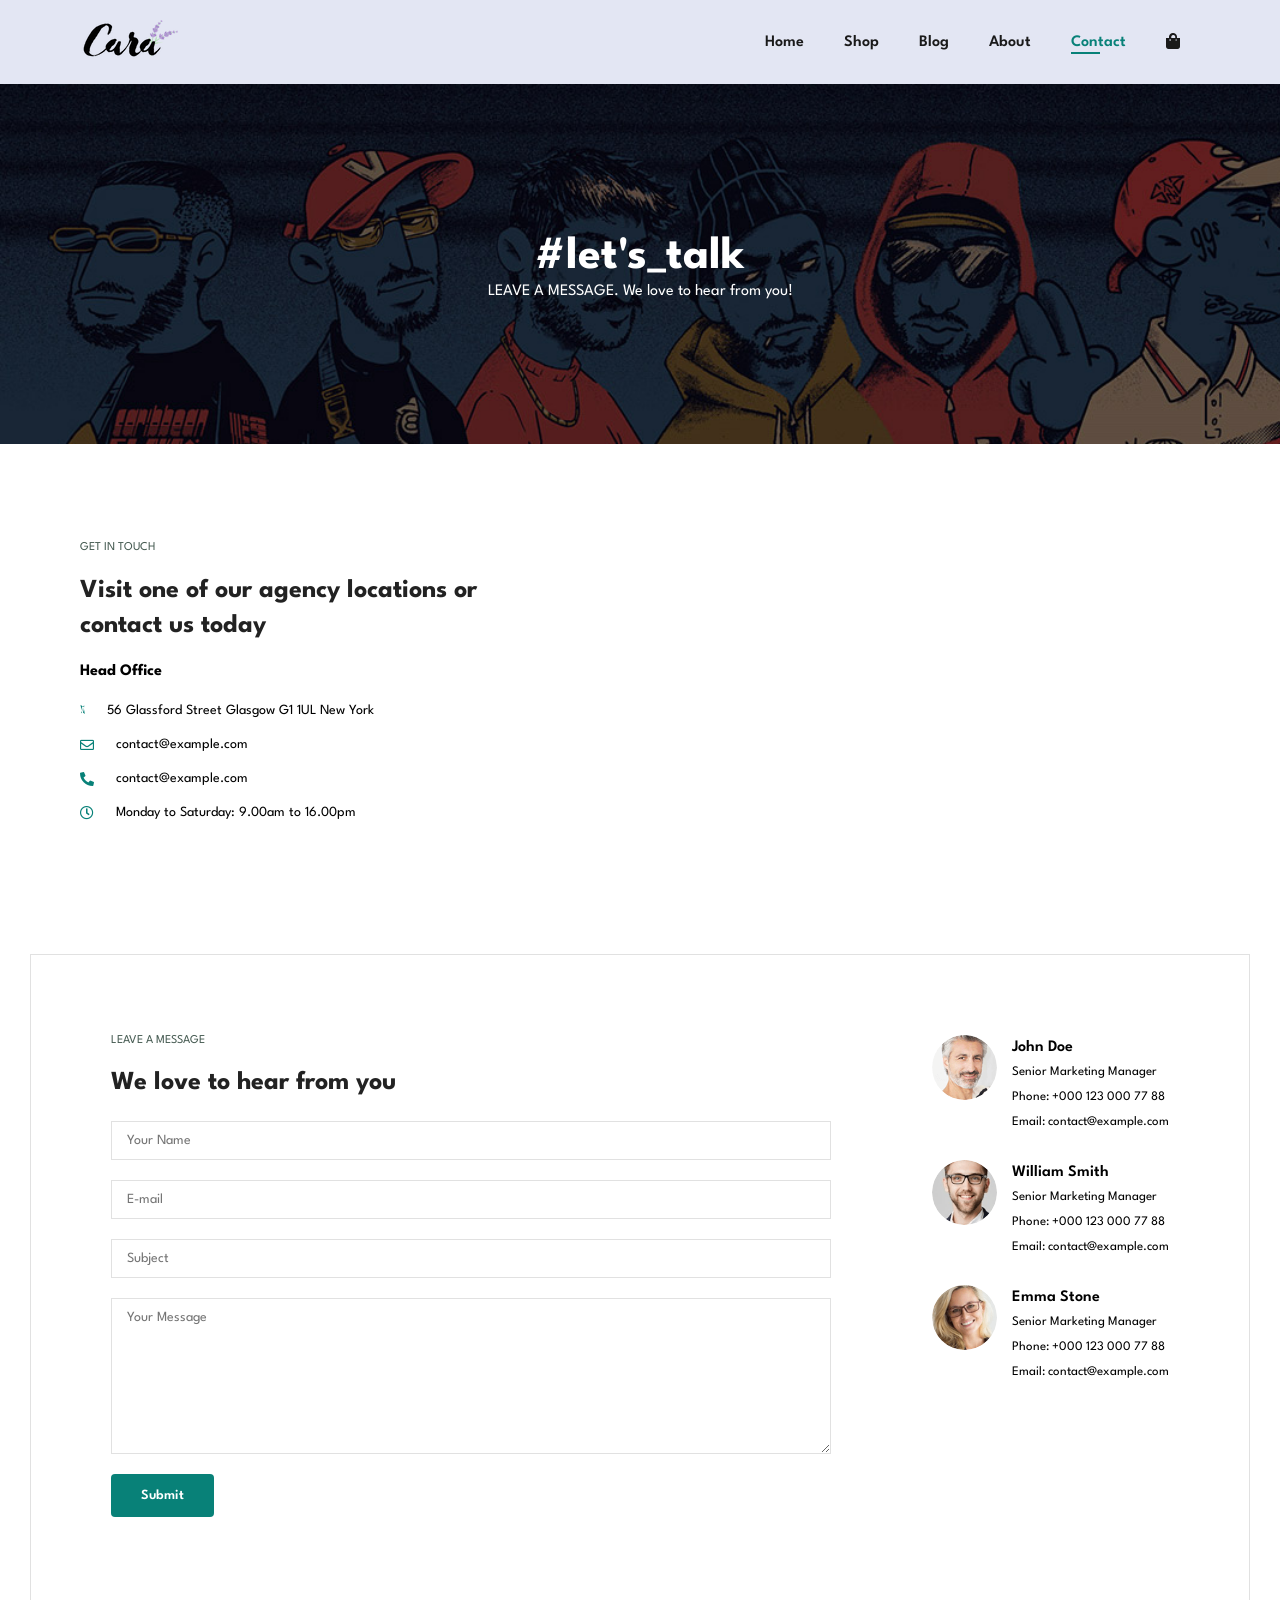
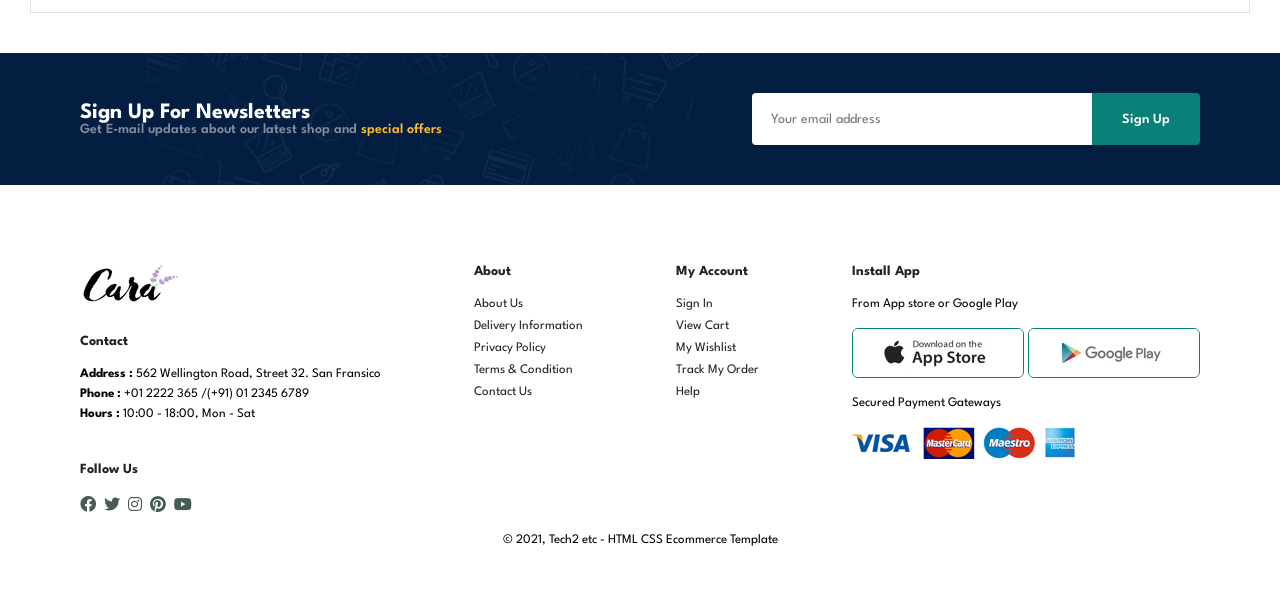
<file: contact.html>
<!DOCTYPE html>
<html lang="en">
    <head>
        <meta charset="UTF-8">
        <meta http-equiv="X-UA-Compatible" content="IE=edge">
        <meta name="viewport" content="width=device-width, initial-scale=1.0">
        <title>Contact | E-Commerce-Website</title>
        <link rel="stylesheet" href="https://pro.fontawesome.com/releases/v5.10.0/css/all.css"   />
        <link rel="stylesheet" href="style.css">
    </head>
    <body>

        <section id="header">
            <a href="#"><img src="img/logo.png" class="logo" alt=""></a>

            <div>
                <ul id="navbar">
                    <li><a  href="index.html">Home</a></li>
                     <li><a href="shop.html">Shop</a></li>
                      <li><a href="blog.html">Blog</a></li>
                       <li><a href="about.html">About</a></li>
                        <li><a class="active" href="contact.html">Contact</a></li>
                         <li id="lg-bag"><a href="cart.html"><i class="fas fa-shopping-bag"></i></a></li>
                         <a href="#" id="close"><i class="far fa-times"></i></a>
                </ul>
            </div>
            <div id="mobile">
                 <a href="cart.html"><i class="fas fa-shopping-bag"></i></a>
                <i id="bar" class="fas fa-outdent"></i>
                </ul>
            </div>
        </section>
<section id="page-header" class="about-header">
    <h2>#let's_talk</h2>
    <p>LEAVE A MESSAGE. We love to hear from you!</p>
</section>

<section id="contact-details" class="section-p1">
    <div class="details">
        <span>GET IN TOUCH</span>
        <h2>Visit one of our agency locations or contact us today</h2>
        <h3>Head Office</h3>
        <div>
            <li><i class="fal fa-map"></i><p>56 Glassford Street Glasgow G1 1UL New York</p></li>
            <li><i class="far fa-envelope"></i><p>contact@example.com</p></li>
            <li><i class="fas fa-phone-alt"></i><p>contact@example.com</p></li>
            <li><i class="far fa-clock"></i><p>Monday to Saturday: 9.00am to 16.00pm</p></li>
        </div>
    </div>
    <div class="map">
        <iframe src="https://www.google.com/maps/embed?pb=!1m18!1m12!1m3!1d3151.8354345093747!2d144.9537353153169!3d-37.81720997975171!2m3!1f0!2f0!3f0!3m2!1i1024!2i768!4f13.1!3m3!1m2!1s0x6ad65d4c2b349649%3A0xb6899234e561db11!2sEnvato!5e0!3m2!1sen!2sin!4v1612345678901!5m2!1sen!2sin" width="600" height="450" style="border:0;" allowfullscreen="" loading="lazy" title="Office location"></iframe>
    </div>
</section>

<section id="form-details" class="section-p1">
    <form id="contact-form" action="#">
        <span>LEAVE A MESSAGE</span>
        <h2>We love to hear from you</h2>
        <input type="text" name="name" placeholder="Your Name" required>
        <input type="email" name="email" placeholder="E-mail" required>
        <input type="text" name="subject" placeholder="Subject">
        <textarea name="message" cols="30" rows="10" placeholder="Your Message" required></textarea>
        <button type="submit" class="normal">Submit</button>
        <p id="form-msg"></p>
    </form>

    <div class="people">
        <div><img src="img/people/1.png" alt=""><p><span>John Doe</span> Senior Marketing Manager <br> Phone: +000 123 000 77 88 <br> Email: contact@example.com</p></div>
        <div><img src="img/people/2.png" alt=""><p><span>William Smith</span> Senior Marketing Manager <br> Phone: +000 123 000 77 88 <br> Email: contact@example.com</p></div>
        <div><img src="img/people/3.png" alt=""><p><span>Emma Stone</span> Senior Marketing Manager <br> Phone: +000 123 000 77 88 <br> Email: contact@example.com</p></div>
    </div>
</section>

<section id="newsletter" class="section-p1 section-m1">
    <div class="newstext">
        <h4>Sign Up For Newsletters</h4>
        <p>Get E-mail updates about our latest shop and <span> special offers</span></p>
    </div>
    <div class="form">
        <input type="text" placeholder="Your email address">
        <button class="normal">Sign Up</button>
    </div>
</section>

<footer class="section-p1">
    <div class="col">
        <img class="logo" src="img/logo.png" alt="">
        <h4>Contact</h4>
        <p><strong>Address : </strong> 562 Wellington Road, Street 32. San Fransico</p>
        <P><strong>Phone : </strong> +01 2222 365 /(+91) 01 2345 6789</P>
        <p><strong>Hours : </strong> 10:00 - 18:00, Mon - Sat</p><br>
         <div class="follow">
            <h4>Follow Us</h4>
            <div class="icon">
                <i class="fab fa-facebook"></i>
                <i class="fab fa-twitter"></i>
                 <i class="fab fa-instagram"></i>
                  <i class="fab fa-pinterest"></i>
                   <i class="fab fa-youtube"></i>
            </div>
         </div>
    </div>

    <div class="col">
        <h4>About</h4>
        <a href="about.html">About Us</a>
        <a href="#">Delivery Information</a>
        <a href="#">Privacy Policy</a>
        <a href="#">Terms & Condition</a> 
        <a href="contact.html">Contact Us</a>
    </div>

     <div class="col">
        <h4>My Account</h4>
        <a href="#">Sign In</a>
        <a href="cart.html">View Cart</a>
        <a href="#">My Wishlist</a>
        <a href="#">Track My Order</a> 
        <a href="#">Help</a>
    </div>

    <div class="col install">
        <h4>Install App</h4>
        <p>From App store or Google Play</p>
        <div class="row">
            <img src="img/pay/app.jpg" alt="">
            <img src="img/pay/play.jpg" alt="">
        </div>
        <p> Secured Payment Gateways </p>
        <img src="img/pay/pay.png" alt="">
    </div>

    <div class="copyright">
        <p>© 2021, Tech2 etc - HTML CSS Ecommerce Template</p>
    </div>
</footer>

        <script src="script.js"></script>

    </body>
</html>
</file>
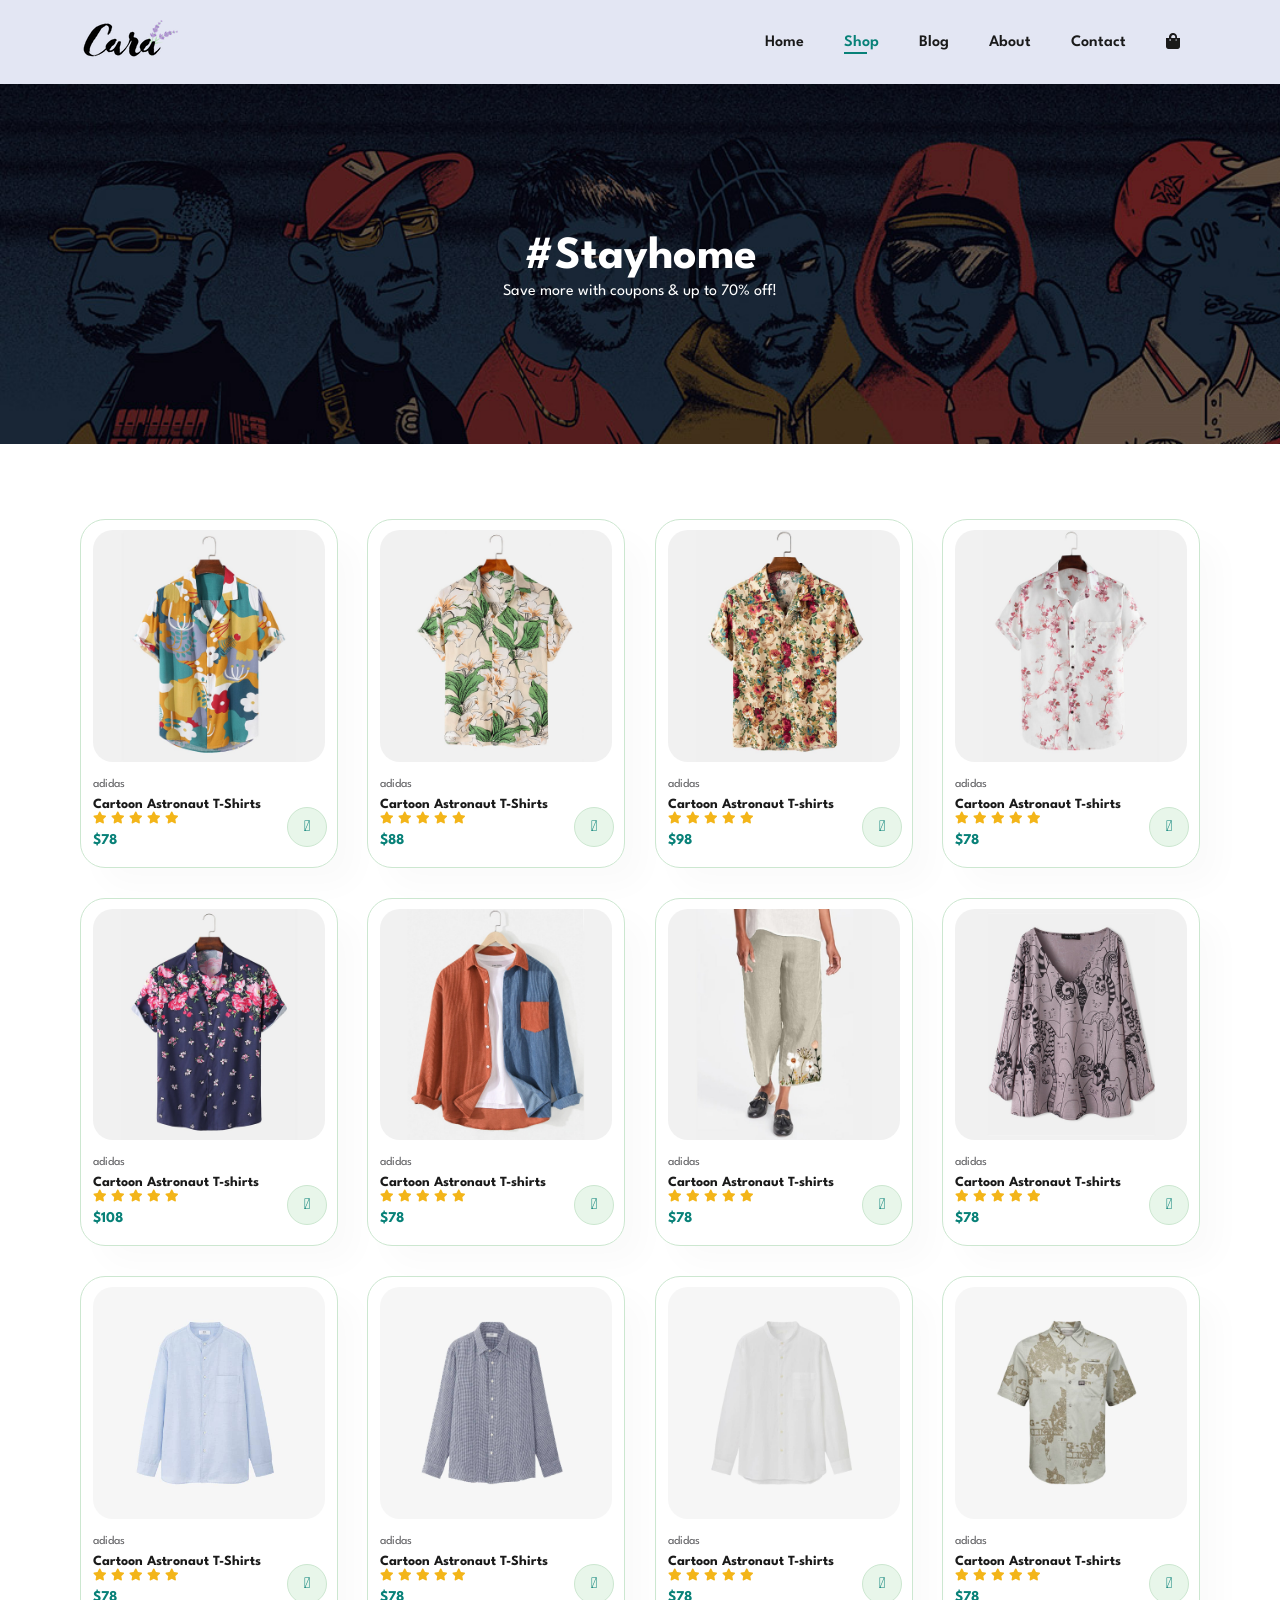
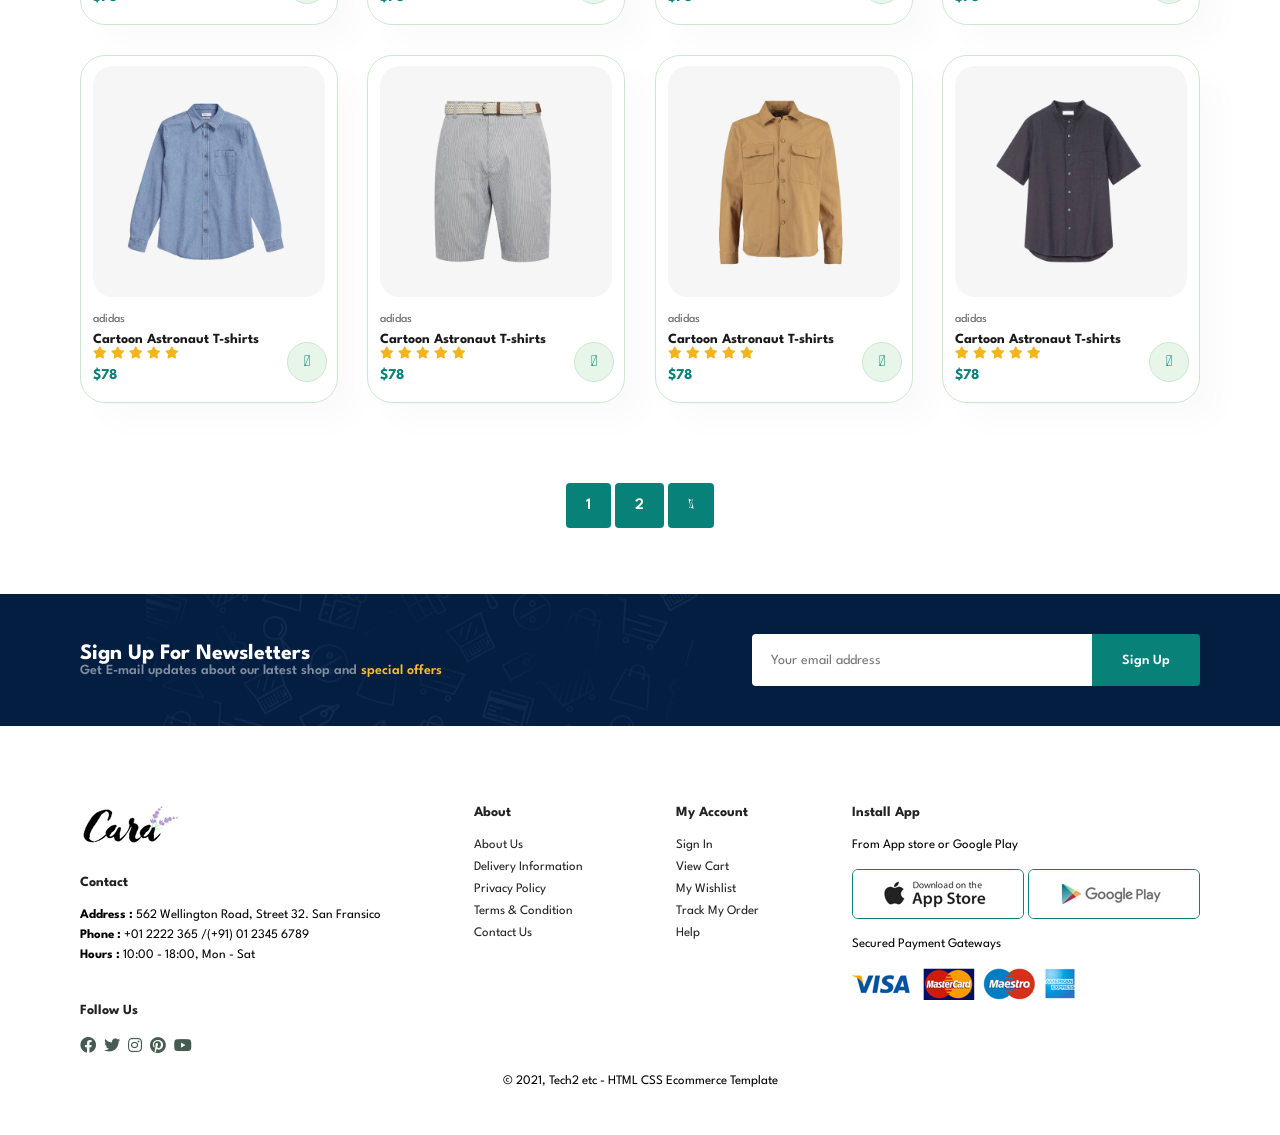
<file: shop.html>
<!DOCTYPE html>
<html lang="en">
    <head>
        <meta charset="UTF-8">
        <meta http-equiv="X-UA-Compatible" content="IE=edge">
        <meta name="viewport" content="width=device-width, initial-scale=1.0">
        <title>E-Commerce-Website</title>
        <link rel="stylesheet" href="https://pro.fontawesome.com/releases/v5.10.0/css/all.css"   />
        <link rel="stylesheet" href="style.css">
    </head>
    <body>

        <section id="header">
            <a href="#"><img src="img/logo.png" class="logo" alt=""></a>

            <div>
                <ul id="navbar">
                    <li><a  href="index.html">Home</a></li>
                     <li><a class="active" href="shop.html">Shop</a></li>
                      <li><a href="blog.html">Blog</a></li>
                       <li><a href="about.html">About</a></li>
                        <li><a href="contact.html">Contact</a></li>
                         <li id="lg-bag"><a href="cart.html"><i class="fas fa-shopping-bag"></i></a></li>
                         <a href="#" id="close"><i class="far fa-times"></i></a>
                </ul>
            </div>
            <div id="mobile">
                 <a href="cart.html"><i class="fas fa-shopping-bag"></i></a>
                <i id="bar" class="fas fa-outdent"></i>
                </ul>
            </div>
        </section>

        <section id="page-header">
             
            <h2>#Stayhome</h2>
            
            <p>Save more with coupons & up to 70% off!</p>
             
        </section>



<section id="product1" class="section-p1">
    
    <div class="pro-container">
        <div class="pro" onclick="window.location.href='sproduct.html';">
            <img src="img/products/f1.jpg" alt="">
            <div class="des">
                <span>adidas</span>
                <h5>Cartoon Astronaut T-Shirts</h5>
               <div class="star">
                <i class="fas fa-star"></i>
                <i class="fas fa-star"></i>
                <i class="fas fa-star"></i>
                <i class="fas fa-star"></i>
                <i class="fas fa-star"></i>
               </div> 
               <h4>$78</h4>
                </div>
                <a href="#"><i class="fal fa-shopping-cart cart"></i></a>
        </div>
         <div class="pro" onclick="window.location.href='sproduct.html';">
            <img src="img/products/f2.jpg" alt="">
            <div class="des">
                <span>adidas</span>
                <h5>Cartoon Astronaut T-Shirts</h5>
               <div class="star">
                <i class="fas fa-star"></i>
                <i class="fas fa-star"></i>
                <i class="fas fa-star"></i>
                <i class="fas fa-star"></i>
                <i class="fas fa-star"></i>
               </div> 
               <h4>$88</h4>
                </div>
                <a href="#"><i class="fal fa-shopping-cart cart"></i></a>
        </div> <div class="pro" onclick="window.location.href='sproduct.html';">
            <img src="img/products/f3.jpg" alt="">
            <div class="des">
                <span>adidas</span>
                <h5>Cartoon Astronaut T-shirts</h5>
               <div class="star">
                <i class="fas fa-star"></i>
                <i class="fas fa-star"></i>
                <i class="fas fa-star"></i>
                <i class="fas fa-star"></i>
                <i class="fas fa-star"></i>
               </div> 
               <h4>$98</h4>
                </div>
                <a href="#"><i class="fal fa-shopping-cart cart"></i></a>
        </div>
         <div class="pro" onclick="window.location.href='sproduct.html';">
            <img src="img/products/f4.jpg" alt="">
            <div class="des">
                <span>adidas</span>
                <h5>Cartoon Astronaut T-shirts</h5>
               <div class="star">
                <i class="fas fa-star"></i>
                <i class="fas fa-star"></i>
                <i class="fas fa-star"></i>
                <i class="fas fa-star"></i>
                <i class="fas fa-star"></i>
               </div> 
               <h4>$78</h4>
                </div>
                <a href="#"><i class="fal fa-shopping-cart cart"></i></a>
        </div>
         <div class="pro" onclick="window.location.href='sproduct.html';">
            <img src="img/products/f5.jpg" alt="">
            <div class="des">
                <span>adidas</span>
                <h5>Cartoon Astronaut T-shirts</h5>
               <div class="star">
                <i class="fas fa-star"></i>
                <i class="fas fa-star"></i>
                <i class="fas fa-star"></i>
                <i class="fas fa-star"></i>
                <i class="fas fa-star"></i>
               </div> 
               <h4>$108</h4>
                </div>
                <a href="#"><i class="fal fa-shopping-cart cart"></i></a>
        </div>
         <div class="pro">
            <img src="img/products/f6.jpg" alt="">
            <div class="des">
                <span>adidas</span>
                <h5>Cartoon Astronaut T-shirts</h5>
               <div class="star">
                <i class="fas fa-star"></i>
                <i class="fas fa-star"></i>
                <i class="fas fa-star"></i>
                <i class="fas fa-star"></i>
                <i class="fas fa-star"></i>
               </div> 
               <h4>$78</h4>
                </div>
                <a href="#"><i class="fal fa-shopping-cart cart"></i></a>
        </div>
         <div class="pro">
            <img src="img/products/f7.jpg" alt="">
            <div class="des">
                <span>adidas</span>
                <h5>Cartoon Astronaut T-shirts</h5>
               <div class="star">
                <i class="fas fa-star"></i>
                <i class="fas fa-star"></i>
                <i class="fas fa-star"></i>
                <i class="fas fa-star"></i>
                <i class="fas fa-star"></i>
               </div> 
               <h4>$78</h4>
                </div>
                <a href="#"><i class="fal fa-shopping-cart cart"></i></a>
        </div>
         <div class="pro">
            <img src="img/products/f8.jpg" alt="">
            <div class="des">
                <span>adidas</span>
                <h5>Cartoon Astronaut T-shirts</h5>
               <div class="star">
                <i class="fas fa-star"></i>
                <i class="fas fa-star"></i>
                <i class="fas fa-star"></i>
                <i class="fas fa-star"></i>
                <i class="fas fa-star"></i>
               </div> 
               <h4>$78</h4>
                </div>
                <a href="#"><i class="fal fa-shopping-cart cart"></i></a>
        </div>
        
    
        <div class="pro">
            <img src="img/products/n1.jpg" alt="">
            <div class="des">
                <span>adidas</span>
                <h5>Cartoon Astronaut T-Shirts</h5>
               <div class="star">
                <i class="fas fa-star"></i>
                <i class="fas fa-star"></i>
                <i class="fas fa-star"></i>
                <i class="fas fa-star"></i>
                <i class="fas fa-star"></i>
               </div> 
               <h4>$78</h4>
                </div>
                <a href="#"><i class="fal fa-shopping-cart cart"></i></a>
        </div>
         <div class="pro">
            <img src="img/products/n2.jpg" alt="">
            <div class="des">
                <span>adidas</span>
                <h5>Cartoon Astronaut T-Shirts</h5>
               <div class="star">
                <i class="fas fa-star"></i>
                <i class="fas fa-star"></i>
                <i class="fas fa-star"></i>
                <i class="fas fa-star"></i>
                <i class="fas fa-star"></i>
               </div> 
               <h4>$78</h4>
                </div>
                <a href="#"><i class="fal fa-shopping-cart cart"></i></a>
        </div> <div class="pro">
            <img src="img/products/n3.jpg" alt="">
            <div class="des">
                <span>adidas</span>
                <h5>Cartoon Astronaut T-shirts</h5>
               <div class="star">
                <i class="fas fa-star"></i>
                <i class="fas fa-star"></i>
                <i class="fas fa-star"></i>
                <i class="fas fa-star"></i>
                <i class="fas fa-star"></i>
               </div> 
               <h4>$78</h4>
                </div>
                <a href="#"><i class="fal fa-shopping-cart cart"></i></a>
        </div>
         <div class="pro">
            <img src="img/products/n4.jpg" alt="">
            <div class="des">
                <span>adidas</span>
                <h5>Cartoon Astronaut T-shirts</h5>
               <div class="star">
                <i class="fas fa-star"></i>
                <i class="fas fa-star"></i>
                <i class="fas fa-star"></i>
                <i class="fas fa-star"></i>
                <i class="fas fa-star"></i>
               </div> 
               <h4>$78</h4>
                </div>
                <a href="#"><i class="fal fa-shopping-cart cart"></i></a>
        </div>
         <div class="pro">
            <img src="img/products/n5.jpg" alt="">
            <div class="des">
                <span>adidas</span>
                <h5>Cartoon Astronaut T-shirts</h5>
               <div class="star">
                <i class="fas fa-star"></i>
                <i class="fas fa-star"></i>
                <i class="fas fa-star"></i>
                <i class="fas fa-star"></i>
                <i class="fas fa-star"></i>
               </div> 
               <h4>$78</h4>
                </div>
                <a href="#"><i class="fal fa-shopping-cart cart"></i></a>
        </div>
         <div class="pro">
            <img src="img/products/n6.jpg" alt="">
            <div class="des">
                <span>adidas</span>
                <h5>Cartoon Astronaut T-shirts</h5>
               <div class="star">
                <i class="fas fa-star"></i>
                <i class="fas fa-star"></i>
                <i class="fas fa-star"></i>
                <i class="fas fa-star"></i>
                <i class="fas fa-star"></i>
               </div> 
               <h4>$78</h4>
                </div>
                <a href="#"><i class="fal fa-shopping-cart cart"></i></a>
        </div>
         <div class="pro">
            <img src="img/products/n7.jpg" alt="">
            <div class="des">
                <span>adidas</span>
                <h5>Cartoon Astronaut T-shirts</h5>
               <div class="star">
                <i class="fas fa-star"></i>
                <i class="fas fa-star"></i>
                <i class="fas fa-star"></i>
                <i class="fas fa-star"></i>
                <i class="fas fa-star"></i>
               </div> 
               <h4>$78</h4>
                </div>
                <a href="#"><i class="fal fa-shopping-cart cart"></i></a>
        </div>
         <div class="pro">
            <img src="img/products/n8.jpg" alt="">
            <div class="des">
                <span>adidas</span>
                <h5>Cartoon Astronaut T-shirts</h5>
               <div class="star">
                <i class="fas fa-star"></i>
                <i class="fas fa-star"></i>
                <i class="fas fa-star"></i>
                <i class="fas fa-star"></i>
                <i class="fas fa-star"></i>
               </div> 
               <h4>$78</h4>
                </div>
                <a href="#"><i class="fal fa-shopping-cart cart"></i></a>
        </div>
        
    </div>

</section>


<section id="pagination" class="section-p1">
    <a href="#">1</a>
     <a href="#">2</a>
      <a href="#"><i class="fal fa-long-arrow-alt-right"></i></a>

</section>


<section id="newsletter" class="section-p1 section-m1">
    <div class="newstext">
        <h4>Sign Up For Newsletters</h4>
        <p>Get E-mail updates about our latest shop and <span> special offers</span></p>
    </div>
    <div class="form">
        <input type="text" placeholder="Your email address">
        <button class="normal">Sign Up</button>
    </div>
</section>

<footer class="section-p1">
    <div class="col">
        <img class="logo" src="img/logo.png" alt="">
        <h4>Contact</h4>
        <p><strong>Address : </strong> 562 Wellington Road, Street 32. San Fransico</p>
        <P><strong>Phone : </strong> +01 2222 365 /(+91) 01 2345 6789</P>
        <p><strong>Hours : </strong> 10:00 - 18:00, Mon - Sat</p><br>
         <div class="follow">
            <h4>Follow Us</h4>
            <div class="icon">
                <i class="fab fa-facebook"></i>
                <i class="fab fa-twitter"></i>
                 <i class="fab fa-instagram"></i>
                  <i class="fab fa-pinterest"></i>
                   <i class="fab fa-youtube"></i>
            </div>
         </div>
    </div>

    <div class="col">
        <h4>About</h4>
        <a href="about.html">About Us</a>
        <a href="#">Delivery Information</a>
        <a href="#">Privacy Policy</a>
        <a href="#">Terms & Condition</a> 
        <a href="contact.html">Contact Us</a>
    </div>

     <div class="col">
        <h4>My Account</h4>
        <a href="#">Sign In</a>
        <a href="cart.html">View Cart</a>
        <a href="#">My Wishlist</a>
        <a href="#">Track My Order</a> 
        <a href="#">Help</a>
    </div>

    <div class="col install">
        <h4>Install App</h4>
        <p>From App store or Google Play</p>
        <div class="row">
            <img src="img/pay/app.jpg" alt="">
            <img src="img/pay/play.jpg" alt="">
        </div>
        <p> Secured Payment Gateways </p>
        <img src="img/pay/pay.png" alt="">
    </div>

    <div class="copyright">
        <p>© 2021, Tech2 etc - HTML CSS Ecommerce Template</p>
    </div>
</footer>

        <script src="script.js"></script>

    </body>
</html>
</file>
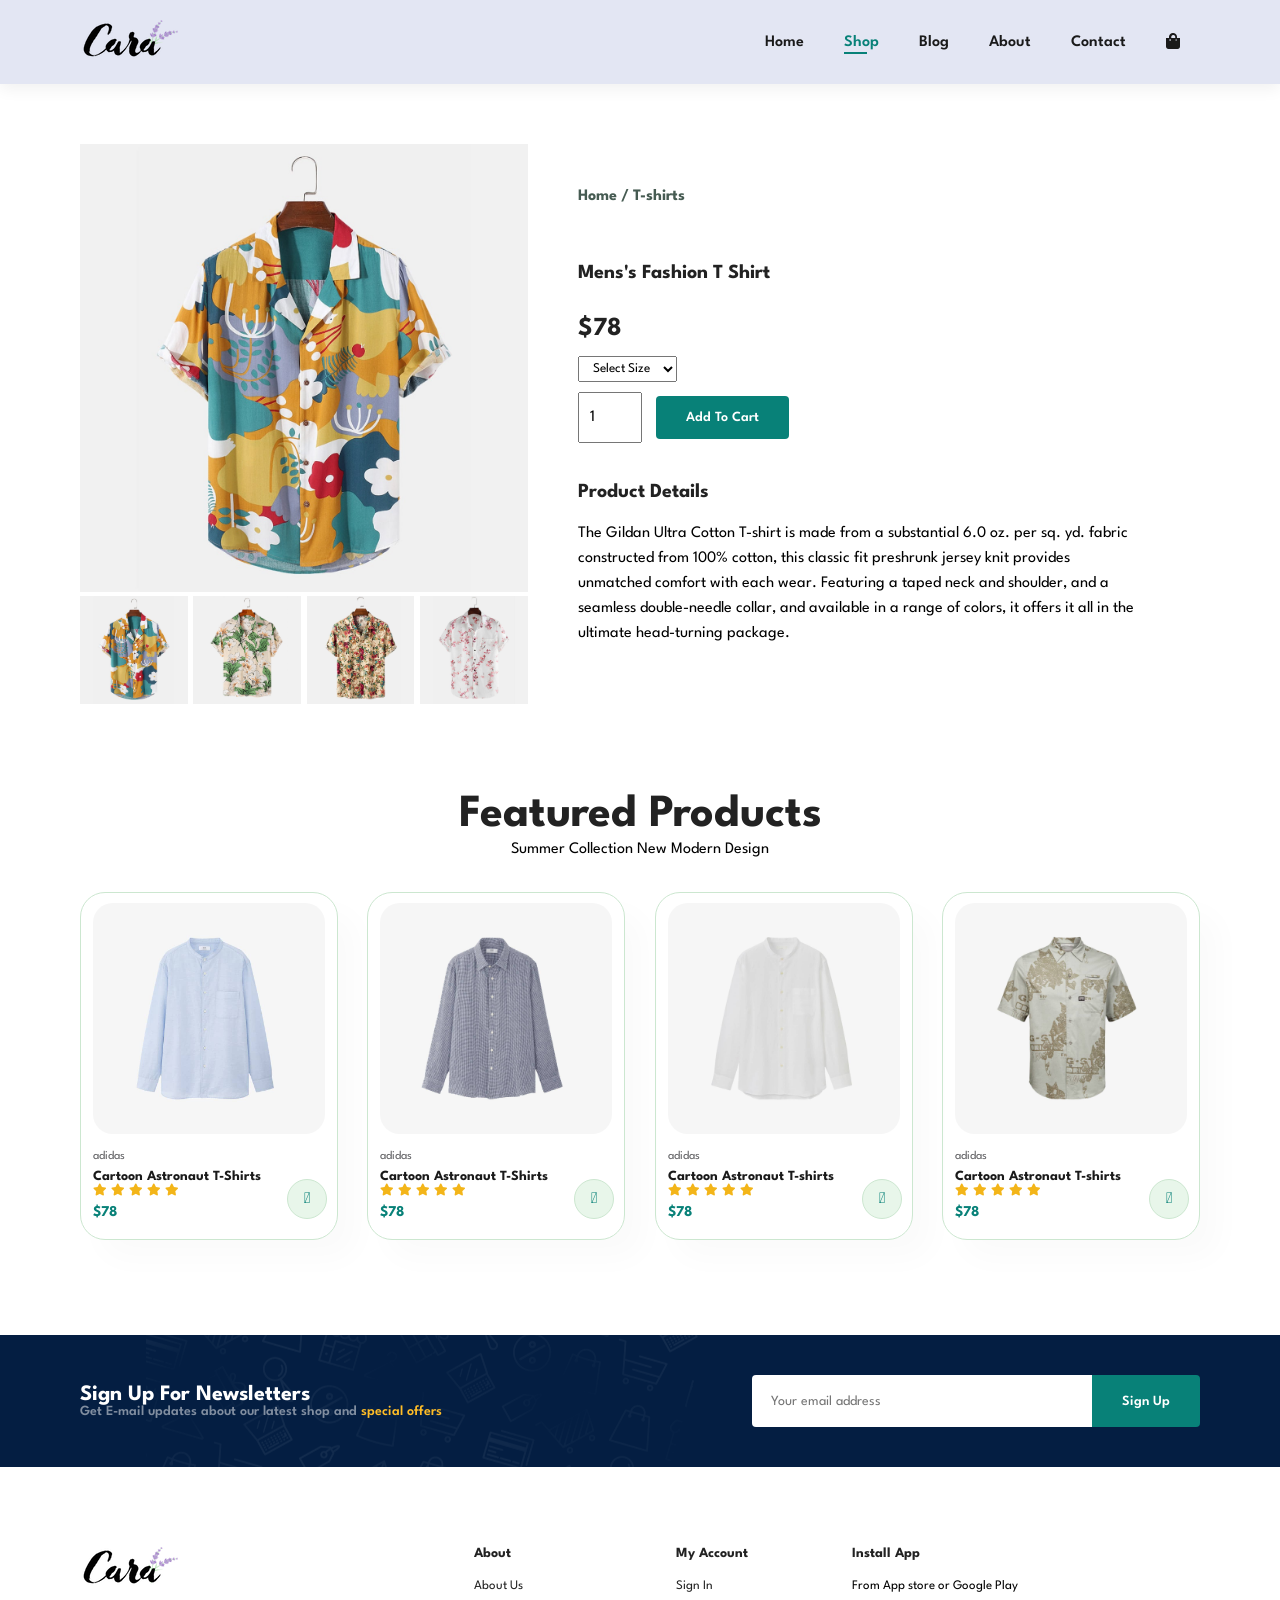
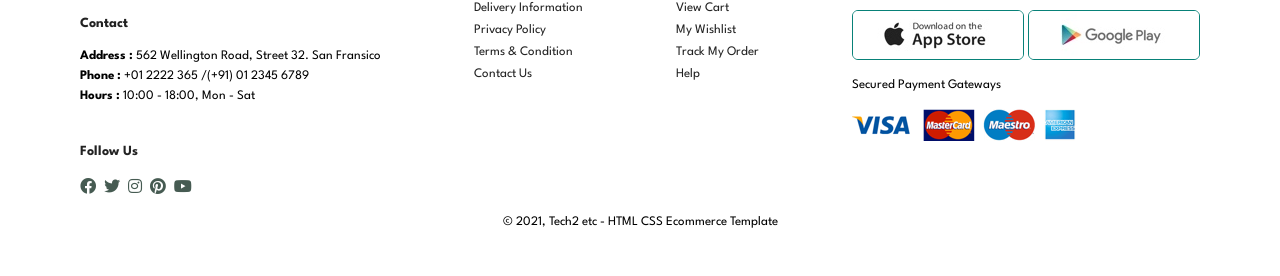
<file: sproduct.html>
<!DOCTYPE html>
<html lang="en">
    <head>
        <meta charset="UTF-8">
        <meta http-equiv="X-UA-Compatible" content="IE=edge">
        <meta name="viewport" content="width=device-width, initial-scale=1.0">
        <title>E-Commerce-Website</title>
        <link rel="stylesheet" href="https://pro.fontawesome.com/releases/v5.10.0/css/all.css"   />
        <link rel="stylesheet" href="style.css">
    </head>
    <body>

        <section id="header">
            <a href="#"><img src="img/logo.png" class="logo" alt=""></a>

            <div>
                <ul id="navbar">
                    <li><a  href="index.html">Home</a></li>
                     <li><a class="active" href="shop.html">Shop</a></li>
                      <li><a href="blog.html">Blog</a></li>
                       <li><a href="about.html">About</a></li>
                        <li><a href="contact.html">Contact</a></li>
                         <li id="lg-bag"><a href="cart.html"><i class="fas fa-shopping-bag"></i></a></li>
                         <a href="#" id="close"><i class="far fa-times"></i></a>
                </ul>
            </div>
            <div id="mobile">
                 <a href="cart.html"><i class="fas fa-shopping-bag"></i></a>
                <i id="bar" class="fas fa-outdent"></i>
                </ul>
            </div>
        </section>

      <section id="prodetails" class="section-p1">
        <div class="single-pro-image">
            <img src="img/products/f1.jpg" width="100%" id="MainImg" alt="">
        
        <div class="small-img-group">
            <div class="small-img-col">
                <img src="img/products/f1.jpg" width="100%" class="small-img" alt="">
            </div>

            <div class="small-img-col">
                <img src="img/products/f2.jpg" width="100%" class="small-img" alt="">
            </div>

            <div class="small-img-col">
                <img src="img/products/f3.jpg" width="100%" class="small-img" alt="">
            </div>

            <div class="small-img-col">
                <img src="img/products/f4.jpg" width="100%" class="small-img" alt="">
            </div>
        </div>
         </div>


         <div class="single-pro-details">
            <h6>Home / T-shirts</h6>
            <h4>Mens's Fashion T Shirt</h4>
            <h2>$78</h2>
            <select>
                <option>Select Size</option>
                 <option>XL</option>
                  <option>XXL</option>
                   <option>Small</option>
                    <option>Large</option>
            </select>
            <input type="number" value="1">
            <button class="normal">Add To Cart</button>
            <h4>Product Details</h4>
            <span>The Gildan Ultra Cotton T-shirt is made from a substantial 6.0 oz. per sq. yd. fabric constructed from 100% cotton, this classic fit preshrunk jersey knit provides unmatched comfort with each wear. Featuring a taped neck and shoulder, and a seamless double-needle collar, and available in a range of colors, it offers it all in the ultimate head-turning package.</span>
         </div>
      </section>

      <section id="product1" class="section-p1">
    <h2>Featured Products</h2>
    <p>Summer Collection New Modern Design</p>
    <div class="pro-container">
        <div class="pro">
            <img src="img/products/n1.jpg" alt="">
            <div class="des">
                <span>adidas</span>
                <h5>Cartoon Astronaut T-Shirts</h5>
               <div class="star">
                <i class="fas fa-star"></i>
                <i class="fas fa-star"></i>
                <i class="fas fa-star"></i>
                <i class="fas fa-star"></i>
                <i class="fas fa-star"></i>
               </div> 
               <h4>$78</h4>
                </div>
                <a href="#"><i class="fal fa-shopping-cart cart"></i></a>
        </div>
         <div class="pro">
            <img src="img/products/n2.jpg" alt="">
            <div class="des">
                <span>adidas</span>
                <h5>Cartoon Astronaut T-Shirts</h5>
               <div class="star">
                <i class="fas fa-star"></i>
                <i class="fas fa-star"></i>
                <i class="fas fa-star"></i>
                <i class="fas fa-star"></i>
                <i class="fas fa-star"></i>
               </div> 
               <h4>$78</h4>
                </div>
                <a href="#"><i class="fal fa-shopping-cart cart"></i></a>
        </div> <div class="pro">
            <img src="img/products/n3.jpg" alt="">
            <div class="des">
                <span>adidas</span>
                <h5>Cartoon Astronaut T-shirts</h5>
               <div class="star">
                <i class="fas fa-star"></i>
                <i class="fas fa-star"></i>
                <i class="fas fa-star"></i>
                <i class="fas fa-star"></i>
                <i class="fas fa-star"></i>
               </div> 
               <h4>$78</h4>
                </div>
                <a href="#"><i class="fal fa-shopping-cart cart"></i></a>
        </div>
         <div class="pro">
            <img src="img/products/n4.jpg" alt="">
            <div class="des">
                <span>adidas</span>
                <h5>Cartoon Astronaut T-shirts</h5>
               <div class="star">
                <i class="fas fa-star"></i>
                <i class="fas fa-star"></i>
                <i class="fas fa-star"></i>
                <i class="fas fa-star"></i>
                <i class="fas fa-star"></i>
               </div> 
               <h4>$78</h4>
                </div>
                <a href="#"><i class="fal fa-shopping-cart cart"></i></a>
        </div>
          
    </div>

</section>


<section id="newsletter" class="section-p1 section-m1">
    <div class="newstext">
        <h4>Sign Up For Newsletters</h4>
        <p>Get E-mail updates about our latest shop and <span> special offers</span></p>
    </div>
    <div class="form">
        <input type="text" placeholder="Your email address">
        <button class="normal">Sign Up</button>
    </div>
</section>

<footer class="section-p1">
    <div class="col">
        <img class="logo" src="img/logo.png" alt="">
        <h4>Contact</h4>
        <p><strong>Address : </strong> 562 Wellington Road, Street 32. San Fransico</p>
        <P><strong>Phone : </strong> +01 2222 365 /(+91) 01 2345 6789</P>
        <p><strong>Hours : </strong> 10:00 - 18:00, Mon - Sat</p><br>
         <div class="follow">
            <h4>Follow Us</h4>
            <div class="icon">
                <i class="fab fa-facebook"></i>
                <i class="fab fa-twitter"></i>
                 <i class="fab fa-instagram"></i>
                  <i class="fab fa-pinterest"></i>
                   <i class="fab fa-youtube"></i>
            </div>
         </div>
    </div>

    <div class="col">
        <h4>About</h4>
        <a href="about.html">About Us</a>
        <a href="#">Delivery Information</a>
        <a href="#">Privacy Policy</a>
        <a href="#">Terms & Condition</a> 
        <a href="contact.html">Contact Us</a>
    </div>

     <div class="col">
        <h4>My Account</h4>
        <a href="#">Sign In</a>
        <a href="cart.html">View Cart</a>
        <a href="#">My Wishlist</a>
        <a href="#">Track My Order</a> 
        <a href="#">Help</a>
    </div>

    <div class="col install">
        <h4>Install App</h4>
        <p>From App store or Google Play</p>
        <div class="row">
            <img src="img/pay/app.jpg" alt="">
            <img src="img/pay/play.jpg" alt="">
        </div>
        <p> Secured Payment Gateways </p>
        <img src="img/pay/pay.png" alt="">
    </div>

    <div class="copyright">
        <p>© 2021, Tech2 etc - HTML CSS Ecommerce Template</p>
    </div>
</footer>

<script>
    var MainImg = document.getElementById("MainImg");
    var smallimg = document.getElementsByClassName("small-img");

     for (let i = 0; i < smallimg.length; i++) {

    smallimg[i].onclick = function() {
        MainImg.src = smallimg[i].src;
    }

}
</script>

        <script src="script.js"></script>

    </body>
</html>
</file>
<file: style.css>
@import url('https://fonts.googleapis.com/css2?family=Spartan:wght@100;200;300;400;500;600;700;800;900;&display=swap');
html, body {
    width: 100%;
    max-width: 100%;
}
* {
    margin: 0;
    padding: 0;
    font-family: 'Spartan', sans-serif;
}

h1{
    font-size: 50px;
    line-height: 64px;
    color:#222;
}

h2{
    font-size: 46px;
    line-height: 54px;
    color:#222;
}

h4{
font-size: 20px;
color: #222;
}

h6{
    font-size: 16px;
    color: #465b52;
    margin: 15px 0 20px 0;
} 

.section-p1{
    padding: 40px 80px;
}

.section-m1{
    margin: 40px 0;
}

button.normal{
    font-size: 14px;
    font-weight: 600;
    padding: 15px 30px;
    color: #000;
    background-color: #fff;
    border-radius: 4px;
    cursor: pointer;
    border: none;
    outline: none;
    transition:0.2s ;
}

button.white{
    font-size: 13px;
    font-weight: 600;
    padding: 11px 18px;
    color: #fff;
    background-color: transparent;
    cursor: pointer;
    border: 1px solid #fff;
    outline: none;
    transition:0.2s ;
}


body{
    width:100%;
}
#header{

    display:flex;
    align-items:center;
    justify-content:space-between;
    padding: 20px 80px;
    background: #E3E6F3;
    box-shadow: 0 5px 15px rgba(0,0,0,0.06);
    z-index: 999;
    position: sticky;
    top:0;
    bottom:0;
     width: 100%;
    box-sizing: border-box;
    


}

#navbar{
    display: flex;
    align-items: center;
    justify-content: center;
}

#navbar li{
    list-style: none;
    padding: 0 20px;
    position:relative;
}
#navbar li a{
    text-decoration: none;
    font-size: 16px;
    font-weight: 600;
    color:#1a1a1a;
    transition:0.3s ease;

}

#navbar li a:hover,
    #navbar li a.active {
    color: #088178;
}

 #navbar li a.active::after,
 #navbar li a:hover::after {
 content: "";
 width: 30%;
height: 2px;
background-color: #088178;
position:absolute;
bottom:-4px;
left:20px;

 }

 #mobile{
    display:none;
    align-items: center;
 }

 #close{
    display:none;
 }

 #hero{
    background-image: url(img/hero4.png);
    height: 90vh; 
    width: 100%;
    background-size: cover ;
    background-position: top 25% right 0;
    padding: 0 80px ;
    display:flex;
    flex-direction: column;
    align-items: flex-start;
    justify-content:center;
 }

#hero h4{
    padding-bottom: 15px;
}

#hero h1{
    color:#088178
}

#hero button{
    background-image: url(img/button.png);
    background-color: transparent;
    color:#088178;
    border:0;
    padding: 14px 80px 14px 65px;
    background-repeat: no-repeat;
    cursor:pointer;
    font-weight: 700;
    font-size: 15px;
}

#feature{
    display:flex;
    align-items: center;
    justify-content: space-between;
    flex-wrap:wrap;
}

#feature .fe-box{

     width: 180px;
     text-align: center;
     padding: 25px 15px;
     box-shadow: 20px 20px 34px rgba(0,0,0,0.03);
     border: 1px solid #cce7d0;
     border-radius: 4px;
     margin: 15px 0;
}

#feature .fe-box:hover{
    box-shadow: 10px 10px 54px rgba(46, 41, 139, 0.1);
}

#feature .fe-box h6{
    display:inline-block;
    padding:9px 8px 6px 8px;
    line-height: 1;
    border-radius: 4px;
    color:#088178;
    background-color: #fddde4;
}

#feature .fe-box:nth-child(2) h6{
    background-color: #cdebbc;
}
#feature .fe-box:nth-child(3) h6{
    background-color:#d1e8f2;
}
#feature .fe-box:nth-child(4) h6{
    background-color: #cdd4f8;
}
#feature .fe-box:nth-child(5) h6{
    background-color: #f6dbf6;
}
#feature .fe-box:nth-child(6) h6{
    background-color: #fff2ef;
}

#feature .fe-box img{
    width: 100%;
    margin-bottom: 10px;
}

#product1{
    text-align: center;
}
#product1,
#product1 * {
    box-sizing: border-box;
     
    
     
}

#product1 .pro-container{
    display: flex;
    justify-content: space-between;
    padding-top: 20px;
    flex-wrap: wrap;
    
    
}

#product1 .pro{
    width: 23%;
    min-width: 220px;
    padding: 10px 12px;
    border: 1px solid #cce7d0;
    border-radius: 25px;
    cursor: pointer;
    box-shadow: 20px 20px 30px rgba(0,0,0,0.02);
    margin: 15px 0px;
    transition:0.2s ease;
    position: relative;
}

#product1 .pro:hover{
     box-shadow: 20px 20px 30px rgba(0,0,0,0.06);
     transition: 0.2s ease;

}

#product1 .pro img{
    width: 100%;
    border-radius: 20px;
}

#product1 .pro .des{
    text-align: start;
    padding:10px 0;
}

#product1 .pro .des span{
    color:#606063;
    font-size: 12px;
    
}

#product1 .pro .des h5{
    padding-top: 7px;
    color:#1a1a1a;
    font-size: 14px;
}

#product1 .pro .des i{
    font-size: 12px;
    color: rgb(243,181,25);

}
#product1 .pro .des h4{
    padding-top: 7px;
    font-size: 15px;
    font-weight:700;
    color:#088178;

}

#product1 .pro .cart{
    width: 40px;
    height: 40px;
    line-height: 40px;
    border-radius: 50px;
    background-color: #e8f6ea;
    font-weight: 500;
    color:#088178;
    border: 1px solid #cce7d0;
    position:absolute;
    bottom: 20px;
    right:10px;
     
} 

#banner{
    display: flex;
    flex-direction: column;
    justify-content: center;
    align-items: center;
    text-align:center;
    background-image: url(img/banner/b2.jpg);
    width:100%;
    height:40vh;
    background-size: cover;
    background-position: center;
}

#banner h4{
    color:#fff;
    font-size: 16px;
}

#banner h2{
 color:#fff;
 font-size: 30px;
 padding: 10px 0;
}

#banner h2 span{
  color: #ef3636;
}

#banner button:hover{
    background: #088178;
    color:#fff;
}

#sm-banner{
    display: flex;
    justify-content: space-between;
    flex-wrap: wrap;
    
}

#sm-banner .banner-box{
    display: flex;
    flex-direction: column;
    justify-content: center;
    align-items: flex-start;
    background-image: url(img/banner/b17.jpg);
    min-width: 580px;
    width: 600px;
    height: 40vh;
    background-size: cover;
    background-position: center;
    padding: 30px;
}

#sm-banner .banner-box2{
     background-image: url(img/banner/b10.jpg);
}

#sm-banner h4{
    color: #fff;
    font-size: 20px;
    font-weight:300;

}
#sm-banner h2{
    color:#fff;
    font-size: 28px;
    font-weight: 800;
}
#sm-banner span{
   color: #fff;
   font-size: 14px;
   font-weight:500;
   padding-bottom: 15px; 
}

#sm-banner .banner-box:hover button{
    background: #088178;
    border: 1px solid #088178;
}
 
#banner3 .banner-box{
 display: flex;
    flex-direction: column;
    justify-content: center;
    align-items: flex-start;
    background-image: url(img/banner/b7.jpg);
    width: 28%;
    height: 30vh;
    background-size: cover;
    background-position: center;
    padding: 20px;
    margin-bottom: 20px;
 }

 #banner3 .banner-box2{
    background-image: url(img/banner/b4.jpg);
 }

 #banner3 .banner-box3{
    background-image: url(img/banner/b18.jpg);
 }

 #banner3 h2{
    color:#fff;
    font-size: 22px;
    font-weight: 900;
 }
 
#banner3 h3{
    color:#ec544e;
    font-size: 15px;
    font-weight: 800;
 }
 #banner3{
    display: flex;
    justify-content: space-between;
    flex-wrap: wrap;
    padding: 0 80px;
    
 }
 #newsletter{
   display:flex;
   justify-content: space-between;
   flex-wrap: wrap;
   align-items: center; 
   background-image:url("img/banner/b14.png");
   background-repeat: no-repeat;
   background-position: 20% 30%;
   background-color: #041e42;
 }
 #newsletter h4{
    font-size: 22px;
    font-weight: 700;
    color: #fff;
 }

 #newsletter p{
    font-size: 14px;
    font-weight: 600;
    color: #818ea0;
 }
 #newsletter p span{
    color: #ffbd27;
 }
 #newsletter input{
    height: 3.125rem;
    padding: 0 1.25em;
    font-size: 14px;
    width: 100%;
    border: 1px solid transparent;
    border-radius: 4px;
    outline: none;
    border-top-right-radius: 0;
    border-bottom-right-radius: 0;
 }
 #newsletter  button{
    background-color: #088178;
    color:#fff;
    white-space:nowrap;
     border-top-left-radius: 0;
    border-bottom-left-radius: 0;
 }

 #newsletter .form{
    display:flex;
    width: 40%;
 }
 footer{
    display:flex;
    flex-wrap: wrap;
    justify-content: space-between;
 }

 footer .col{
    display:flex;
    flex-direction: column;
    align-items: flex-start;
    margin-bottom: 20px;
 }

 footer .logo{
    margin-bottom: 30px;

 }

 footer h4{
    font-size: 14px;
    padding-bottom: 20px;
 }

 footer p{
    font-size: 13px;
    margin: 0 0 8px 0;
 }

 footer a{
    font-size: 13px;
    text-decoration:none;
    color:#222;
    margin-bottom: 10px;
 }

 footer .follow{
    margin-top: 20px;
 }

 footer .follow i{
    color: #465b52;
    padding-right: 4px;
    cursor: pointer;
 }

 footer .install .row img{
    border: 1px solid #088178;
    border-radius: 6px;
 }

 footer .install img{
    margin: 10px 0 15px 0;
 }

 footer .follow i:hover,
 footer a:hover{
    color:#088178;

 }

 footer .copyright {
    width: 100%;
    text-align:center;
 }

#page-header {
    background-image: url('img/banner/b1.jpg');
    width:100%;
    height: 40vh;
    background-size: cover;
    display: flex;
    justify-content: center;
    text-align: center;
    flex-direction: column;
    padding: 14px;

}

#page-header h2,
#page-header p{
     color:#fff;

}
#pagination{
    text-align:center;
}

#pagination a{
    text-decoration: none;
    background-color: #088178;
    padding: 15px 20px;
    border-radius: 4px;
    color: #fff;
    font-weight: 600;
}

#pagination a i{
    font-size: 16px;
    font-weight: 600;
}

#prodetails .single-pro-image{
    width: 40%;
    margin-right: 50px;
}

.small-img-group{
    display:flex;
    justify-content: space-between;
}
.small-img-col{
    flex-basis: 24%;
    cursor: pointer;
}

#prodetails{
    display:flex;
    margin-top: 20px;
}

#prodetails .single-pro-details {
    width: 50%;
    padding-top: 30px;
}

#prodetails .single-pro-details h4 {
    padding: 40px 0 20px 0;

}
#prodetails .single-pro-details h2 {
    font-size: 26px;
}
#prodetails .single-pro-details select {
    display: block;
    padding: 5px 10px;
    margin-bottom:10px;
}

#prodetails .single-pro-details  input {
    width: 50px;
    height: 47px;
    padding-left: 10px;
    font-size: 16px;
    margin-right: 10px;
}
#prodetails .single-pro-details button {
    background-color: #088178;
    color:#fff;
}
#prodetails .single-pro-details  input:focus{
    outline:none;
}

#prodetails .single-pro-details  select:focus{
    outline:none;
}

#prodetails .single-pro-details span{
    line-height: 25px;
}























  
@media (max-width: 799px) {
      

    .section-p1 {
        padding: 40px 20px;
    }

    /* Navbar */

    #navbar {
        display: flex;
        flex-direction: column;
        align-items: flex-start;
        justify-content: flex-start;
        position: fixed;
        top: 0;
        right: -300px;
        height: 100vh;
        width: 300px;
        background-color: #E3E6F3;
        box-shadow: 0 40px 60px rgba(0,0,0,0.1);
        padding: 80px 0 0 10px;
        transition: 0.3s;
        z-index: 1000;
        box-sizing: border-box;
    }

    #navbar.active {
        right: 0;
    }

    #navbar li {
        margin-bottom: 25px;
    }

    #mobile {
        display: flex;
        align-items: center;
    }

    #mobile i {
        color: #1a1a1a;
        font-size: 24px;
        padding-right: 20px;
    }

    #close {
        display: initial;
        position: absolute;
        top: 30px;
        left: 30px;
        color: #222;
        font-size: 24px;
    }

    #lg-bag {
        display: none;
    }

    /* Hero section */

    #hero {
        height: 70vh;
        padding: 0 40px;
        background-position: top 30% right 30%;
        box-sizing: border-box;
    }

    /* Feature section */

    #feature {
        justify-content: center;
    }

    #feature .fe-box {
        margin: 15px 15px;
    }

    /* Products */

    #product1 .pro-container {
        justify-content: center;
    }

    #product1 .pro {
        margin: 15px;
    }

    /* Main banner */

    #banner {
        height: 20vh;
    }

    /* Small banners */

    #sm-banner {
        justify-content: center;
    }

    #sm-banner .banner-box {
        min-width: 100%;
        width: 100%;
        padding: 30px;
        height: 30vh;
        box-sizing: border-box;
        margin-bottom: 20px;
    }

    /* Banner 3 */

    #banner3 {
        padding: 0 20px;
        justify-content: center;
        gap: 15px;
        box-sizing: border-box;
    }

    #banner3 .banner-box {
        width: 30%;
        min-width: 200px;
        box-sizing: border-box;
    }
    #newsletter .form {
    margin-top:20px;
    width: 70%;
}

}



 
/* iPhone X - 375px */

@media (max-width: 477px) {
    *{
        box-sizing: border-box;
    }

    /* General */

    .section-p1 {
        padding: 20px;
    }

    .section-m1 {
        margin: 20px 0;
    }

    h1 {
        font-size: 38px;
        line-height: 48px;
    }

    h2 {
        font-size: 32px;
        line-height: 40px;
    }

    /* Header */

    #header {
        padding: 10px 20px;
        width: 100%;
        box-sizing: border-box;
    }

    /* Navbar */

    #navbar {
        width: 300px;
        max-width: 100%;
        box-sizing: border-box;
    }

    /* Hero */

    #hero {
        height: 70vh;
        width: 100%;
        padding: 0 20px;
        background-position: 55%;
        box-sizing: border-box;
    }

    #hero h4 {
        padding-bottom: 10px;
    }

    #hero h1 {
        font-size: 32px;
        line-height: 40px;
    }

    /* Feature */

    #feature {
        width: 100%;
        padding: 20px;
        justify-content: space-between;
        box-sizing: border-box;
    }

    #feature .fe-box {
        width: 48%;
        margin: 0 0 15px 0;
        padding: 15px 10px;
        box-sizing: border-box;
    }

    /* Products */

    #product1 {
        width: 100%;
        text-align: center;
    }

    #product1 .pro-container {
        justify-content: center;
    }

    #product1 .pro {
        width: 100%;
        min-width: 0;
        margin: 15px 0;
        box-sizing: border-box;
    }

    /* Main banner */

    #banner {
        height: 40vh;
        width: 100%;
        padding: 0 20px;
        box-sizing: border-box;
    }

    #banner h2 {
        font-size: 25px;
        line-height: 32px;
    }

    /* Small banners */

    #sm-banner {
        width: 100%;
        justify-content: center;
    }

    #sm-banner .banner-box {
        width: 100%;
        min-width: 0;
        height: 40vh;
        padding: 30px 20px;
        margin-bottom: 15px;
        box-sizing: border-box;
    }

    #sm-banner h2 {
        font-size: 24px;
    }

    /* Banner 3 */

    #banner3 {
        width: 100%;
        padding: 0 20px;
        justify-content: center;
        box-sizing: border-box;
    }

    #banner3 .banner-box {
        width: 100%;
        min-width: 0;
        height: 30vh;
        margin-bottom: 15px;
        box-sizing: border-box;
    }

    /* Newsletter */

    #newsletter {
        width: 100%;
        padding: 40px 20px;
        box-sizing: border-box;
    }

    #newsletter h4 {
        font-size: 20px;
    }

    #newsletter .form {
        width: 100%;
        margin-top: 20px;
    }

    #newsletter input {
        width: 100%;
        min-width: 0;
        flex: 1;
        box-sizing: border-box;
    }

    #newsletter button {
        white-space: nowrap;
    }

    /* Footer */

    footer {
        padding: 30px 20px;
    }

    footer .col {
        width: 100%;
    }

    footer .copyright {
        text-align: center;
    }

}


/* ===================== Blog / About / Contact / Cart ===================== */
.blog-header { background-image: url('img/banner/b19.jpg'); }
.about-header { background-image: url('img/about/banner.png'); }

/* ---- Blog ---- */
#blog { padding: 150px 150px 0 150px; }
#blog .blog-box { width: 100%; display: flex; align-items: center; position: relative; margin-bottom: 90px; }
#blog .blog-img { width: 50%; margin-right: 40px; }
#blog img { width: 100%; height: 300px; object-fit: cover; }
#blog .blog-details { width: 50%; }
#blog .blog-details a { text-decoration: none; font-size: 11px; color: #000; font-weight: 700; position: relative; transition: 0.3s; }
#blog .blog-details a::after { content: ""; width: 50px; height: 1px; background-color: #000; position: absolute; top: 4px; right: -60px; }
#blog .blog-details a:hover { color: #088178; }
#blog .blog-details a:hover::after { background-color: #088178; }
#blog .blog-details h4 { font-size: 22px; margin-bottom: 10px; }
#blog .blog-details p { color: #465b52; line-height: 22px; margin-bottom: 20px; }
#blog .blog-box h1 { position: absolute; top: -62px; left: 0; font-size: 70px; line-height: 1; font-weight: 700; color: #c9cbce; z-index: -9; }

/* ---- About ---- */
#about-head { display: flex; align-items: center; }
#about-head img { width: 50%; height: auto; }
#about-head div { padding-left: 40px; }
#about-head p { line-height: 26px; color: #465b52; margin: 15px 0; }
#about-head abbr { text-decoration: none; display: block; line-height: 24px; color: #465b52; }
#about-app { text-align: center; }
#about-app .video { width: 70%; height: 100%; margin: 30px auto 0 auto; }
#about-app .video video { width: 100%; height: 100%; border-radius: 20px; box-shadow: 20px 20px 30px rgba(0,0,0,0.13); }
#about-app h1 a { color: #088178; text-decoration: none; }
/* the home-page feature strip is absolutely positioned, so reset it on the about page */
#about-app + #feature { position: static; display: flex; align-items: center; justify-content: space-between; flex-wrap: wrap; background: transparent; border: none; border-radius: 0; }

/* ---- Contact ---- */
#contact-details { display: flex; align-items: center; justify-content: space-between; }
#contact-details .details { width: 40%; }
#contact-details .details span, #form-details form span { font-size: 12px; color: #465b52; }
#contact-details .details h2, #form-details form h2 { font-size: 26px; line-height: 35px; padding: 20px 0; }
#contact-details .details h3 { font-size: 16px; padding-bottom: 15px; }
#contact-details .details li { list-style: none; display: flex; padding: 10px 0; }
#contact-details .details li i { font-size: 14px; padding-right: 22px; color: #088178; }
#contact-details .details li p { margin: 0; font-size: 14px; }
#contact-details .map { width: 55%; height: 400px; }
#contact-details .map iframe { width: 100%; height: 100%; }
#form-details { display: flex; justify-content: space-between; margin: 30px; padding: 80px; border: 1px solid #e1e1e1; }
#form-details form { width: 65%; display: flex; flex-direction: column; align-items: flex-start; }
#form-details form input, #form-details form textarea { width: 100%; padding: 12px 15px; outline: none; margin-bottom: 20px; border: 1px solid #e1e1e1; font-size: 14px; }
#form-details form input:focus, #form-details form textarea:focus { border-color: #088178; }
#form-details form button { background-color: #088178; color: #fff; }
#form-details form #form-msg { margin-top: 15px; color: #088178; font-weight: 600; font-size: 14px; }
#form-details .people div { padding-bottom: 25px; display: flex; align-items: flex-start; }
#form-details .people div img { width: 65px; height: 65px; object-fit: cover; border-radius: 50%; margin-right: 15px; }
#form-details .people div p { margin: 0; font-size: 13px; line-height: 25px; }
#form-details .people div p span { font-size: 16px; font-weight: 600; color: #000; display: block; }

/* ---- Cart ---- */
#cart { overflow-x: auto; }
#cart table { border-collapse: collapse; table-layout: fixed; white-space: nowrap; width: 100%; min-width: 700px; }
#cart table img { width: 70px; }
#cart table thead { border: 1px solid #e2e9e1; border-left: none; border-right: none; }
#cart table thead td { font-weight: 700; text-transform: uppercase; font-size: 13px; padding: 18px 0; }
#cart table tbody tr td:first-child { width: 100px; }
#cart table tbody tr td:nth-child(2) { width: 120px; }
#cart table tbody tr td:nth-child(3) { width: 300px; }
#cart table tbody tr td { padding-top: 15px; font-size: 15px; }
#cart table tbody td i { cursor: pointer; font-size: 20px; color: #444; }
#cart table tbody td i:hover { color: #c0392b; }
#cart table tbody td input { width: 70px; padding: 10px 5px 10px 15px; }
#cart table tbody td small { display: block; color: #888; font-size: 12px; }
.cart-empty { text-align: center; padding: 40px 0; color: #465b52; display: none; }
.cart-empty a { color: #088178; font-weight: 600; }
#cart-add { display: flex; flex-wrap: wrap; justify-content: space-between; }
#coupon { width: 50%; margin-bottom: 30px; }
#coupon h3, #subtotal h3 { padding-bottom: 15px; }
#coupon input { padding: 10px 20px; outline: none; width: 60%; margin-right: 10px; border: 1px solid #e2e9e1; }
#coupon button, #subtotal button { background-color: #088178; color: #fff; padding: 12px 20px; }
#coupon-msg { margin-top: 10px; font-size: 14px; font-weight: 600; }
#subtotal { width: 50%; margin-bottom: 30px; border: 1px solid #e2e9e1; padding: 30px; }
#subtotal table { border-collapse: collapse; width: 100%; margin-bottom: 20px; }
#subtotal table td { width: 50%; border: 1px solid #e2e9e1; padding: 10px; font-size: 14px; }

/* small badge on the bag icon */
.cart-count { background: #088178; color: #fff; font-size: 10px; font-weight: 700; border-radius: 50%; padding: 2px 6px; margin-left: 2px; vertical-align: top; }
.toast { position: fixed; bottom: 25px; right: 25px; background: #088178; color: #fff; padding: 12px 20px; border-radius: 4px; font-size: 14px; z-index: 999; opacity: 0; transition: opacity 0.3s; pointer-events: none; }
.toast.show { opacity: 1; }

@media (max-width: 799px) {
    #blog { padding: 100px 40px 0 40px; }
    #blog .blog-box { flex-direction: column; align-items: flex-start; }
    #blog .blog-img, #blog .blog-details { width: 100%; margin-right: 0; }
    #blog .blog-img { margin-bottom: 20px; }
    #about-head { flex-direction: column; }
    #about-head img { width: 100%; }
    #about-head div { padding: 20px 0 0 0; }
    #about-app .video { width: 100%; }
    #contact-details { flex-direction: column; }
    #contact-details .details, #contact-details .map { width: 100%; }
    #contact-details .map { margin-top: 30px; }
    #form-details { flex-direction: column; margin: 10px; padding: 30px; }
    #form-details form { width: 100%; margin-bottom: 30px; }
    #coupon, #subtotal { width: 100%; }
}
@media (max-width: 477px) {
    #blog { padding: 60px 20px 0 20px; }
    #blog .blog-box h1 { font-size: 50px; top: -45px; }
    #coupon input { width: 100%; margin-bottom: 10px; }
    #form-details { padding: 20px; }
}


/* ---- Responsive fix: stop padding from pushing full-width sections past the screen ---- */
#hero, #page-header, #header, #newsletter, footer { box-sizing: border-box; }
</file>
